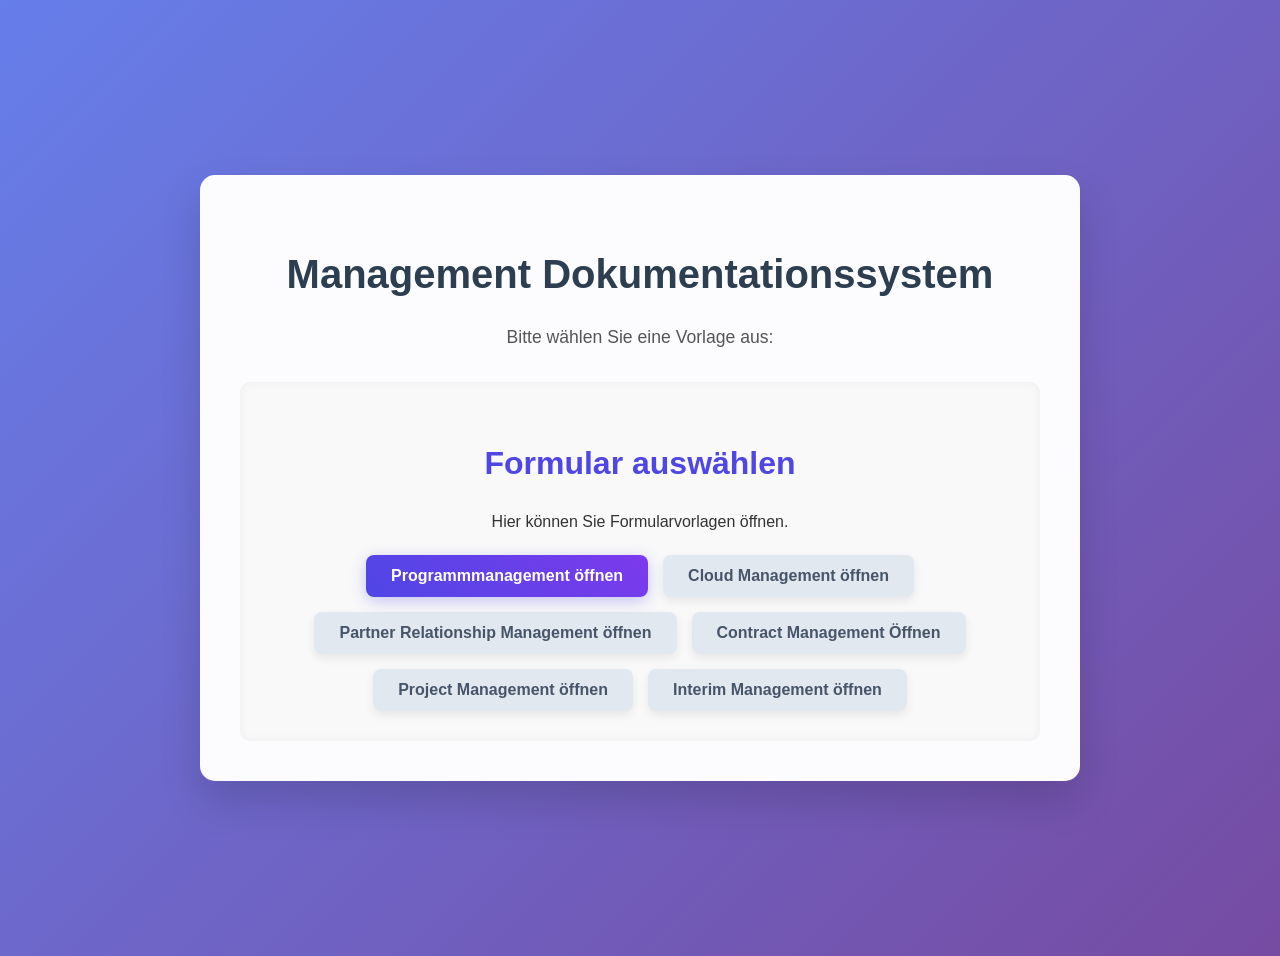
<file: index.html>
<!DOCTYPE html>
<html lang="de">
<head>
    <meta charset="UTF-8" />
    <meta name="viewport" content="width=device-width, initial-scale=1.0" />
    <title>Projektmanagement Hauptmenü</title>
    <link rel="stylesheet" href="index-styles.css" />
</head>
<body>
    <div class="container">
        <div class="header">
            <h1>Management Dokumentationssystem</h1>
            <p>Bitte wählen Sie eine Vorlage aus:</p>
        </div>

        <div id="formSelectionSection" class="form-selection-section">
            <h2>Formular auswählen</h2>
            <p id="selectionMessage">Hier können Sie Formularvorlagen öffnen.</p>
            <div class="form-selection-buttons">
                <button class="btn btn-primary" onclick="openProgrammmanagement()">Programmmanagement öffnen</button>
                <button class="btn btn-secondary" onclick="openCloudManagement()">Cloud Management öffnen</button>
                <button class="btn btn-secondary" onclick="openPartnerRealtionshipManagement()">Partner Relationship Management öffnen</button>
                <button class="btn btn-secondary" onclick="openContractManagement()">Contract Management Öffnen</button>
                <button class="btn btn-secondary" onclick="openProjectManagement()">Project Management öffnen</button>
                <button class="btn btn-secondary" onclick="openInterminManagement()">Interim Management öffnen</button>

            </div>
        </div>
    </div>

    <script>
        // --- Navigation Functions with your specified links ---
        function openProgrammmanagement() {
            window.location.href = "programmManagement.html";
        }
        function openCloudManagement() {
            window.location.href = "cloudManagement.html";
        }
        function openPartnerRealtionshipManagement() {
            window.location.href = "partnerRealationshipManagement.html";
        }
        function openContractManagement() {
            window.location.href = "contractManagement.html";
        }
        function openProjectManagement() {
            window.location.href = "projectManagement.html";
        }
        function openInterminManagement() {
            window.location.href = "interimManagement.html";
        }
    </script>
</body>
</html>
</file>
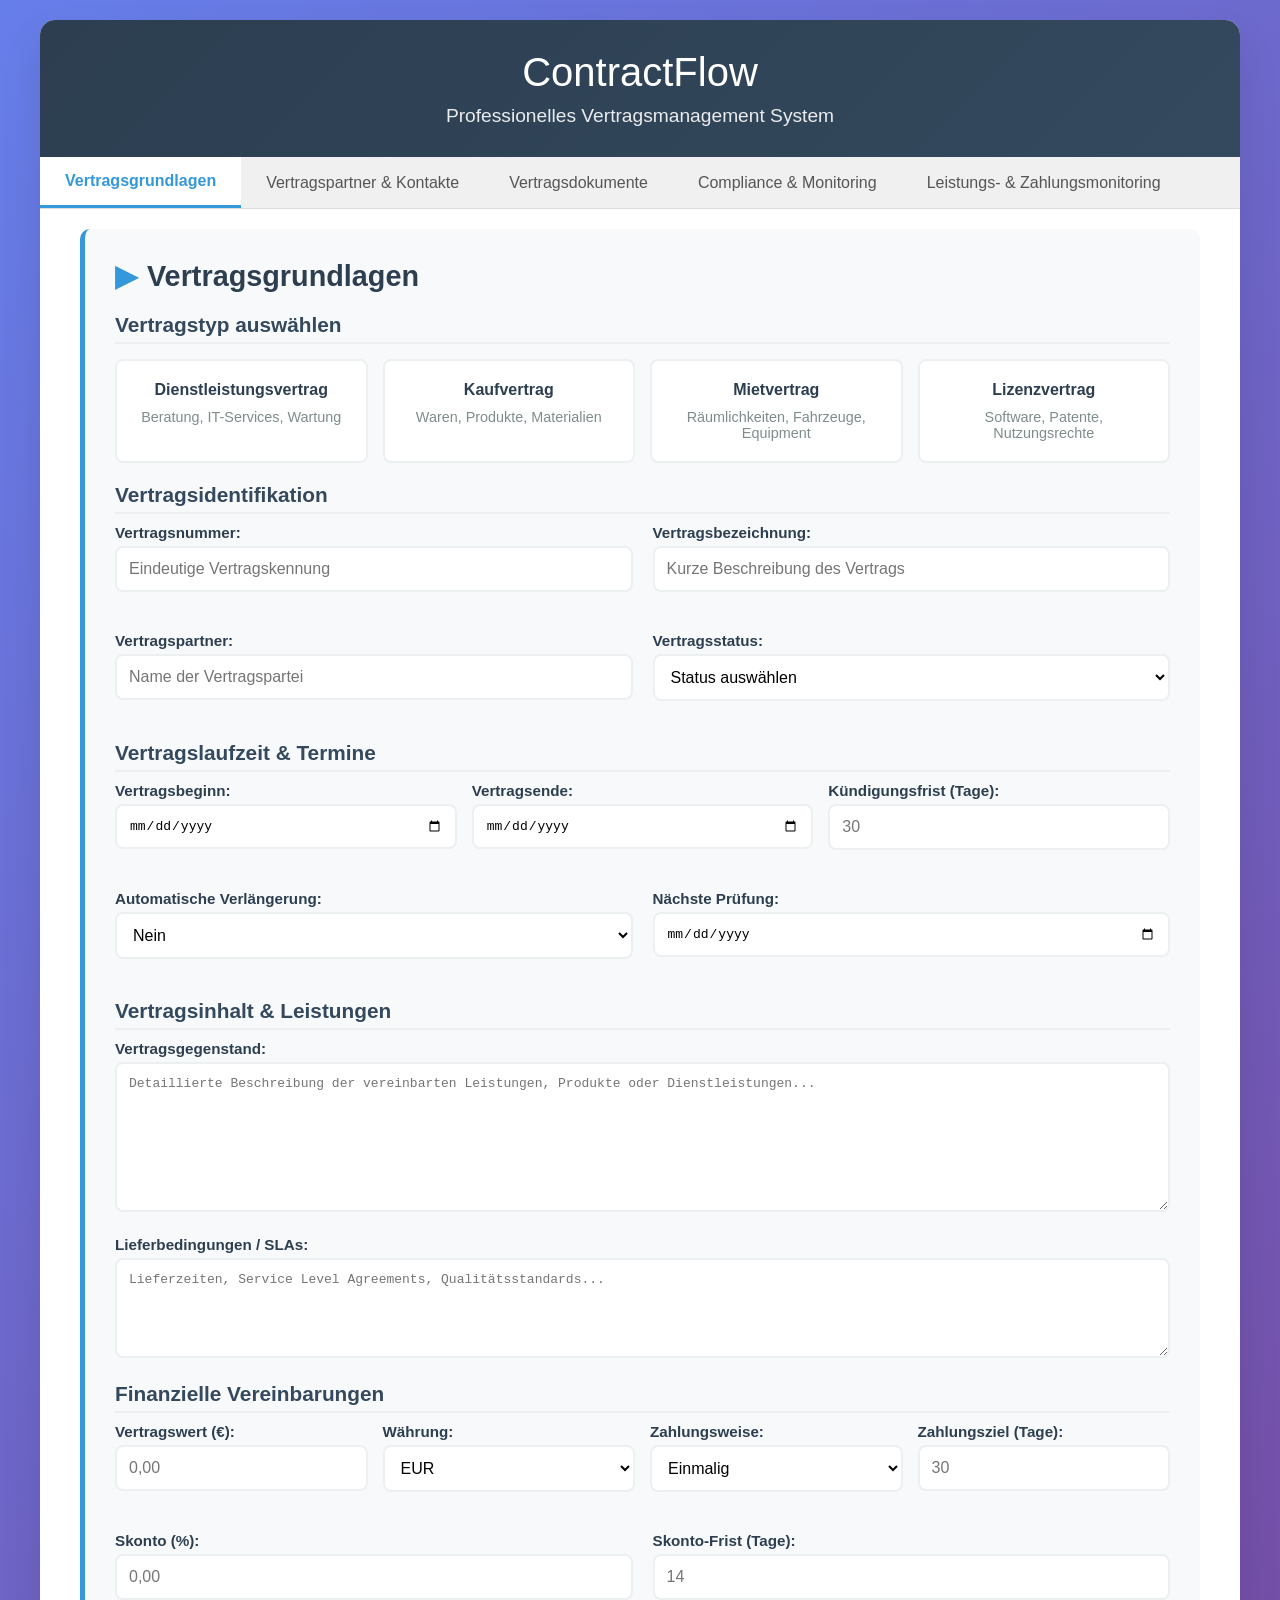
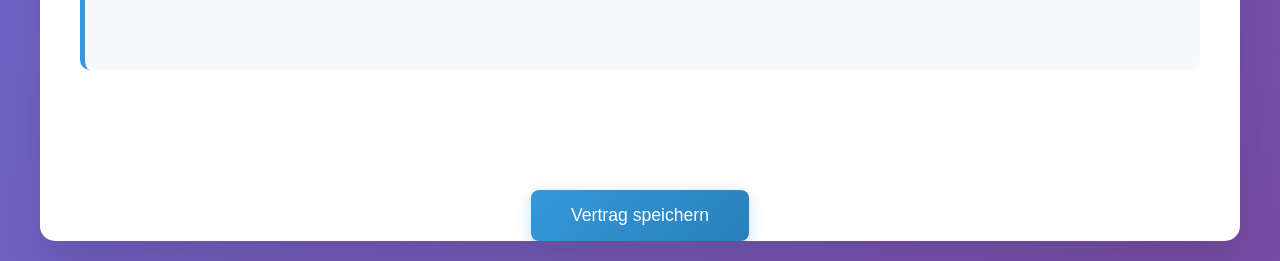
<file: contractmanagement.html>
<!DOCTYPE html>
<html lang="de">
<head>
    <meta charset="UTF-8">
    <meta name="viewport" content="width=device-width, initial-scale=1.0">
    <title>ContractFlow - Vertragsmanagement System</title>
    <style>
        * {
            margin: 0;
            padding: 0;
            box-sizing: border-box;
        }

        body {
            font-family: 'Segoe UI', Tahoma, Geneva, Verdana, sans-serif;
            background: linear-gradient(135deg, #667eea 0%, #764ba2 100%);
            min-height: 100vh;
            padding: 20px;
        }

        .container {
            max-width: 1200px;
            margin: 0 auto;
            background: white;
            border-radius: 15px;
            box-shadow: 0 20px 40px rgba(0,0,0,0.1);
            overflow: hidden;
        }

        .header {
            background: linear-gradient(135deg, #2c3e50 0%, #34495e 100%);
            color: white;
            padding: 30px;
            text-align: center;
        }

        .header h1 {
            font-size: 2.5em;
            margin-bottom: 10px;
            font-weight: 300;
        }

        .header p {
            font-size: 1.2em;
            opacity: 0.9;
        }

        /* Tab Navigation Styles */
        .tab-nav {
            display: flex;
            background: #f0f0f0;
            border-bottom: 1px solid #ddd;
            overflow-x: auto; /* Enable horizontal scrolling for many tabs */
        }

        .tab-button {
            padding: 15px 25px;
            cursor: pointer;
            border: none;
            background: none;
            font-size: 1em;
            color: #555;
            transition: all 0.3s ease;
            white-space: nowrap; /* Prevent wrapping */
        }

        .tab-button:hover {
            background: #e0e0e0;
            color: #333;
        }

        .tab-button.active {
            background: white;
            color: #3498db;
            border-bottom: 3px solid #3498db;
            font-weight: 600;
        }

        .tab-content-wrapper {
            padding: 20px 40px 40px 40px; /* Adjusted padding for content */
        }

        .tab-pane {
            display: none; /* Hidden by default */
        }

        .tab-pane.active {
            display: block; /* Show active tab content */
        }

        .content {
            padding: 0; /* Removed padding as it's now in tab-content-wrapper */
        }

        .section {
            margin-bottom: 40px;
            padding: 30px;
            border-radius: 10px;
            background: #f8f9fa;
            border-left: 5px solid #3498db;
        }

        .section h2 {
            color: #2c3e50;
            font-size: 1.8em;
            margin-bottom: 20px;
            display: flex;
            align-items: center;
        }

        .section h2::before {
            content: '▶';
            margin-right: 10px;
            color: #3498db;
        }

        .section h3 {
            color: #34495e;
            font-size: 1.3em;
            margin: 20px 0 10px 0;
            padding-bottom: 5px;
            border-bottom: 2px solid #ecf0f1;
        }

        .form-group {
            margin-bottom: 20px;
        }

        .form-row {
            display: grid;
            grid-template-columns: 1fr 1fr;
            gap: 20px;
            margin-bottom: 20px;
        }

        .form-row-triple {
            display: grid;
            grid-template-columns: 1fr 1fr 1fr;
            gap: 15px;
            margin-bottom: 20px;
        }

        .form-row-quad {
            display: grid;
            grid-template-columns: 1fr 1fr 1fr 1fr;
            gap: 15px;
            margin-bottom: 20px;
        }

        label {
            display: block;
            font-weight: 600;
            color: #2c3e50;
            margin-bottom: 5px;
            font-size: 0.95em;
        }

        input[type="text"],
        input[type="email"],
        input[type="tel"],
        input[type="date"],
        input[type="number"],
        select,
        textarea {
            width: 100%;
            padding: 12px;
            border: 2px solid #ecf0f1;
            border-radius: 8px;
            font-size: 1em;
            transition: all 0.3s ease;
            background: white;
        }

        input:focus,
        select:focus,
        textarea:focus {
            outline: none;
            border-color: #3498db;
            box-shadow: 0 0 0 3px rgba(52, 152, 219, 0.1);
        }

        textarea {
            resize: vertical;
            min-height: 100px;
        }

        .textarea-large {
            min-height: 150px;
        }

        .contract-table {
            width: 100%;
            border-collapse: collapse;
            margin-top: 15px;
            background: white;
            border-radius: 8px;
            overflow: hidden;
        }

        .contract-table th,
        .contract-table td {
            padding: 12px;
            text-align: left;
            border-bottom: 1px solid #ecf0f1;
        }

        .contract-table th {
            background: #34495e;
            color: white;
            font-weight: 600;
        }

        .contract-table tr:hover {
            background: #f8f9fa;
        }

        .add-button {
            background: #27ae60;
            color: white;
            border: none;
            padding: 10px 20px;
            border-radius: 5px;
            cursor: pointer;
            font-size: 0.9em;
            margin-top: 10px;
            transition: background 0.3s ease;
        }

        .add-button:hover {
            background: #219a52;
        }

        .status-indicators {
            display: grid;
            grid-template-columns: repeat(auto-fit, minmax(250px, 1fr));
            gap: 15px;
            margin-top: 20px;
        }

        .status-card {
            background: white;
            padding: 20px;
            border-radius: 8px;
            border-left: 4px solid #3498db;
            box-shadow: 0 2px 10px rgba(0,0,0,0.1);
        }

        .status-card h4 {
            color: #2c3e50;
            margin-bottom: 10px;
        }

        .status-card.warning {
            border-left-color: #f39c12;
        }

        .status-card.danger {
            border-left-color: #e74c3c;
        }

        .status-card.success {
            border-left-color: #27ae60;
        }

        .document-upload {
            border: 2px dashed #bdc3c7;
            border-radius: 8px;
            padding: 30px;
            text-align: center;
            background: #fafafa;
            transition: all 0.3s ease;
        }

        .document-upload:hover {
            border-color: #3498db;
            background: #f0f8ff;
        }

        .document-upload i {
            font-size: 3em;
            color: #bdc3c7;
            margin-bottom: 15px;
        }

        .notification-badge {
            display: inline-block;
            background: #e74c3c;
            color: white;
            padding: 4px 8px;
            border-radius: 12px;
            font-size: 0.8em;
            margin-left: 10px;
        }

        .notification-badge.warning {
            background: #f39c12;
        }

        .notification-badge.success {
            background: #27ae60;
        }

        .save-button {
            background: linear-gradient(135deg, #3498db, #2980b9);
            color: white;
            border: none;
            padding: 15px 40px;
            border-radius: 8px;
            font-size: 1.1em;
            cursor: pointer;
            display: block;
            margin: 40px auto 0;
            transition: all 0.3s ease;
            box-shadow: 0 4px 15px rgba(52, 152, 219, 0.3);
        }

        .save-button:hover {
            transform: translateY(-2px);
            box-shadow: 0 6px 20px rgba(52, 152, 219, 0.4);
        }

        .contract-type-selector {
            display: grid;
            grid-template-columns: repeat(auto-fit, minmax(200px, 1fr));
            gap: 15px;
            margin-top: 15px;
        }

        .contract-type-card {
            background: white;
            border: 2px solid #ecf0f1;
            border-radius: 8px;
            padding: 20px;
            text-align: center;
            cursor: pointer;
            transition: all 0.3s ease;
        }

        .contract-type-card:hover {
            border-color: #3498db;
            background: #f8f9fa;
        }

        .contract-type-card.selected {
            border-color: #3498db;
            background: #e3f2fd;
        }

        .contract-type-card h4 {
            color: #2c3e50;
            margin-bottom: 10px;
        }

        .contract-type-card p {
            color: #7f8c8d;
            font-size: 0.9em;
        }

        @media (max-width: 768px) {
            .form-row,
            .form-row-triple,
            .form-row-quad {
                grid-template-columns: 1fr;
            }
            
            .container {
                margin: 10px;
            }
            
            .tab-nav {
                flex-wrap: wrap; /* Allow tabs to wrap on smaller screens */
            }

            .tab-button {
                flex: 1 1 auto; /* Allow tabs to grow and shrink */
                text-align: center;
                padding: 10px 15px;
            }
        }
    </style>
</head>
<body>
    <div class="container">
        <div class="header">
            <h1>ContractFlow</h1>
            <p>Professionelles Vertragsmanagement System</p>
        </div>

        <div class="tab-nav">
            <button class="tab-button active" onclick="openTab(event, 'vertragsgrundlagen')">Vertragsgrundlagen</button>
            <button class="tab-button" onclick="openTab(event, 'partner-kontakte')">Vertragspartner & Kontakte</button>
            <button class="tab-button" onclick="openTab(event, 'dokumente')">Vertragsdokumente</button>
            <button class="tab-button" onclick="openTab(event, 'compliance-monitoring')">Compliance & Monitoring</button>
            <button class="tab-button" onclick="openTab(event, 'leistungs-zahlung')">Leistungs- & Zahlungsmonitoring</button>
        </div>

        <div class="tab-content-wrapper">
            <div id="vertragsgrundlagen" class="tab-pane active">
                <div class="section">
                    <h2>Vertragsgrundlagen</h2>
                    
                    <h3>Vertragstyp auswählen</h3>
                    <div class="contract-type-selector">
                        <div class="contract-type-card" onclick="selectContractType(this, 'service')">
                            <h4>Dienstleistungsvertrag</h4>
                            <p>Beratung, IT-Services, Wartung</p>
                        </div>
                        <div class="contract-type-card" onclick="selectContractType(this, 'purchase')">
                            <h4>Kaufvertrag</h4>
                            <p>Waren, Produkte, Materialien</p>
                        </div>
                        <div class="contract-type-card" onclick="selectContractType(this, 'rental')">
                            <h4>Mietvertrag</h4>
                            <p>Räumlichkeiten, Fahrzeuge, Equipment</p>
                        </div>
                        <div class="contract-type-card" onclick="selectContractType(this, 'license')">
                            <h4>Lizenzvertrag</h4>
                            <p>Software, Patente, Nutzungsrechte</p>
                        </div>
                    </div>

                    <h3>Vertragsidentifikation</h3>
                    <div class="form-row">
                        <div class="form-group">
                            <label for="vertragsnummer">Vertragsnummer:</label>
                            <input type="text" id="vertragsnummer" name="vertragsnummer" placeholder="Eindeutige Vertragskennung">
                        </div>
                        <div class="form-group">
                            <label for="vertragsbezeichnung">Vertragsbezeichnung:</label>
                            <input type="text" id="vertragsbezeichnung" name="vertragsbezeichnung" placeholder="Kurze Beschreibung des Vertrags">
                        </div>
                    </div>

                    <div class="form-row">
                        <div class="form-group">
                            <label for="vertragspartner">Vertragspartner:</label>
                            <input type="text" id="vertragspartner" name="vertragspartner" placeholder="Name der Vertragspartei">
                        </div>
                        <div class="form-group">
                            <label for="vertragsstatus">Vertragsstatus:</label>
                            <select id="vertragsstatus" name="vertragsstatus">
                                <option value="">Status auswählen</option>
                                <option value="entwurf">Entwurf</option>
                                <option value="verhandlung">In Verhandlung</option>
                                <option value="genehmigung">Zur Genehmigung</option>
                                <option value="aktiv">Aktiv</option>
                                <option value="pausiert">Pausiert</option>
                                <option value="gekuendigt">Gekündigt</option>
                                <option value="abgelaufen">Abgelaufen</option>
                            </select>
                        </div>
                    </div>

                    <h3>Vertragslaufzeit & Termine</h3>
                    <div class="form-row-triple">
                        <div class="form-group">
                            <label for="vertragsbeginn">Vertragsbeginn:</label>
                            <input type="date" id="vertragsbeginn" name="vertragsbeginn">
                        </div>
                        <div class="form-group">
                            <label for="vertragsende">Vertragsende:</label>
                            <input type="date" id="vertragsende" name="vertragsende">
                        </div>
                        <div class="form-group">
                            <label for="kuendigungsfrist">Kündigungsfrist (Tage):</label>
                            <input type="number" id="kuendigungsfrist" name="kuendigungsfrist" placeholder="30">
                        </div>
                    </div>

                    <div class="form-row">
                        <div class="form-group">
                            <label for="automatische-verlaengerung">Automatische Verlängerung:</label>
                            <select id="automatische-verlaengerung" name="automatische-verlaengerung">
                                <option value="nein">Nein</option>
                                <option value="monatlich">Monatlich</option>
                                <option value="quartalsweise">Quartalsweise</option>
                                <option value="jaehrlich">Jährlich</option>
                            </select>
                        </div>
                        <div class="form-group">
                            <label for="naechste-pruefung">Nächste Prüfung:</label>
                            <input type="date" id="naechste-pruefung" name="naechste-pruefung">
                        </div>
                    </div>

                    <h3>Vertragsinhalt & Leistungen</h3>
                    <div class="form-group">
                        <label for="vertragsgegenstand">Vertragsgegenstand:</label>
                        <textarea id="vertragsgegenstand" name="vertragsgegenstand" placeholder="Detaillierte Beschreibung der vereinbarten Leistungen, Produkte oder Dienstleistungen..." class="textarea-large"></textarea>
                    </div>

                    <div class="form-group">
                        <label for="lieferbedingungen">Lieferbedingungen / SLAs:</label>
                        <textarea id="lieferbedingungen" name="lieferbedingungen" placeholder="Lieferzeiten, Service Level Agreements, Qualitätsstandards..."></textarea>
                    </div>

                    <h3>Finanzielle Vereinbarungen</h3>
                    <div class="form-row-quad">
                        <div class="form-group">
                            <label for="vertragswert">Vertragswert (€):</label>
                            <input type="number" id="vertragswert" name="vertragswert" placeholder="0,00" step="0.01">
                        </div>
                        <div class="form-group">
                            <label for="waehrung">Währung:</label>
                            <select id="waehrung" name="waehrung">
                                <option value="EUR">EUR</option>
                                <option value="USD">USD</option>
                                <option value="GBP">GBP</option>
                                <option value="CHF">CHF</option>
                            </select>
                        </div>
                        <div class="form-group">
                            <label for="zahlungsweise">Zahlungsweise:</label>
                            <select id="zahlungsweise" name="zahlungsweise">
                                <option value="einmalig">Einmalig</option>
                                <option value="monatlich">Monatlich</option>
                                <option value="quartalsweise">Quartalsweise</option>
                                <option value="halbjährlich">Halbjährlich</option>
                                <option value="jährlich">Jährlich</option>
                            </select>
                        </div>
                        <div class="form-group">
                            <label for="zahlungsziel">Zahlungsziel (Tage):</label>
                            <input type="number" id="zahlungsziel" name="zahlungsziel" placeholder="30">
                        </div>
                    </div>

                    <div class="form-row">
                        <div class="form-group">
                            <label for="skonto">Skonto (%):</label>
                            <input type="number" id="skonto" name="skonto" placeholder="0,00" step="0.01">
                        </div>
                        <div class="form-group">
                            <label for="skonto-frist">Skonto-Frist (Tage):</label>
                            <input type="number" id="skonto-frist" name="skonto-frist" placeholder="14">
                        </div>
                    </div>
                </div>
            </div>

            <div id="partner-kontakte" class="tab-pane">
                <div class="section">
                    <h2>Vertragspartner & Kontakte</h2>
                    
                    <h3>Hauptvertragspartner</h3>
                    <div class="form-row">
                        <div class="form-group">
                            <label for="firma">Firmenname:</label>
                            <input type="text" id="firma" name="firma" placeholder="Vollständiger Firmenname">
                        </div>
                        <div class="form-group">
                            <label for="rechtsform">Rechtsform:</label>
                            <select id="rechtsform" name="rechtsform">
                                <option value="">Auswählen</option>
                                <option value="gmbh">GmbH</option>
                                <option value="ag">AG</option>
                                <option value="kg">KG</option>
                                <option value="ohg">OHG</option>
                                <option value="einzelunternehmen">Einzelunternehmen</option>
                                <option value="sonstige">Sonstige</option>
                            </select>
                        </div>
                    </div>

                    <div class="form-row">
                        <div class="form-group">
                            <label for="adresse">Adresse:</label>
                            <input type="text" id="adresse" name="adresse" placeholder="Straße, Hausnummer">
                        </div>
                        <div class="form-group">
                            <label for="plz-ort">PLZ / Ort:</label>
                            <input type="text" id="plz-ort" name="plz-ort" placeholder="12345 Musterstadt">
                        </div>
                    </div>

                    <div class="form-row">
                        <div class="form-group">
                            <label for="umsatzsteuer-id">Umsatzsteuer-ID:</label>
                            <input type="text" id="umsatzsteuer-id" name="umsatzsteuer-id" placeholder="DE123456789">
                        </div>
                        <div class="form-group">
                            <label for="handelsregister">Handelsregisternummer:</label>
                            <input type="text" id="handelsregister" name="handelsregister" placeholder="HRB 12345">
                        </div>
                    </div>

                    <h3>Ansprechpartner</h3>
                    <table class="contract-table">
                        <thead>
                            <tr>
                                <th>Name</th>
                                <th>Position</th>
                                <th>E-Mail</th>
                                <th>Telefon</th>
                                <th>Rolle</th>
                            </tr>
                        </thead>
                        <tbody id="kontakte-tbody">
                            <tr>
                                <td><input type="text" placeholder="Vor- und Nachname" style="border: none; background: transparent;"></td>
                                <td><input type="text" placeholder="Position/Abteilung" style="border: none; background: transparent;"></td>
                                <td><input type="email" placeholder="email@beispiel.de" style="border: none; background: transparent;"></td>
                                <td><input type="tel" placeholder="+49 123 456789" style="border: none; background: transparent;"></td>
                                <td>
                                    <select style="border: none; background: transparent;">
                                        <option value="hauptkontakt">Hauptkontakt</option>
                                        <option value="fachlich">Fachlicher Kontakt</option>
                                        <option value="kaufmaennisch">Kaufmännischer Kontakt</option>
                                        <option value="technisch">Technischer Kontakt</option>
                                        <option value="rechtlich">Rechtlicher Kontakt</option>
                                    </select>
                                </td>
                            </tr>
                        </tbody>
                    </table>
                    <button class="add-button" onclick="addKontakt()">+ Ansprechpartner hinzufügen</button>
                </div>
            </div>

            <div id="dokumente" class="tab-pane">
                <div class="section">
                    <h2>Vertragsdokumente</h2>
                    
                    <h3>Dokumente hochladen</h3>
                    <div class="document-upload">
                        <i>📄</i>
                        <h4>Vertragsdokumente hochladen</h4>
                        <p>Hauptvertrag, Anhänge, Nachträge, Korrespondenz</p>
                        <input type="file" multiple accept=".pdf,.doc,.docx,.xls,.xlsx" style="margin-top: 15px;">
                    </div>

                    <h3>Dokument-Versionen</h3>
                    <table class="contract-table">
                        <thead>
                            <tr>
                                <th>Dokumentname</th>
                                <th>Version</th>
                                <th>Datum</th>
                                <th>Typ</th>
                                <th>Status</th>
                            </tr>
                        </thead>
                        <tbody id="dokumente-tbody">
                            <tr>
                                <td><input type="text" placeholder="Dokumentname" style="border: none; background: transparent;"></td>
                                <td><input type="text" placeholder="v1.0" style="border: none; background: transparent;"></td>
                                <td><input type="date" style="border: none; background: transparent;"></td>
                                <td>
                                    <select style="border: none; background: transparent;">
                                        <option value="hauptvertrag">Hauptvertrag</option>
                                        <option value="anhang">Anhang</option>
                                        <option value="nachtrag">Nachtrag</option>
                                        <option value="kuendigung">Kündigung</option>
                                        <option value="korrespondenz">Korrespondenz</option>
                                    </select>
                                </td>
                                <td>
                                    <select style="border: none; background: transparent;">
                                        <option value="entwurf">Entwurf</option>
                                        <option value="geprueft">Geprüft</option>
                                        <option value="genehmigt">Genehmigt</option>
                                        <option value="unterzeichnet">Unterzeichnet</option>
                                    </select>
                                </td>
                            </tr>
                        </tbody>
                    </table>
                    <button class="add-button" onclick="addDokument()">+ Dokument hinzufügen</button>
                </div>
            </div>

            <div id="compliance-monitoring" class="tab-pane">
                <div class="section">
                    <h2>Compliance & Monitoring</h2>
                    
                    <div class="status-indicators">
                        <div class="status-card">
                            <h4>Vertragsstatus <span class="notification-badge success">Aktiv</span></h4>
                            <p>Vertrag läuft planmäßig</p>
                            <div class="form-group">
                                <label for="naechste-zahlung">Nächste Zahlung:</label>
                                <input type="date" id="naechste-zahlung" name="naechste-zahlung">
                            </div>
                        </div>
                        
                        <div class="status-card warning">
                            <h4>Kündigungsfristen <span class="notification-badge warning">Beachten</span></h4>
                            <p>Kündigung bis <span id="kuendigungsdatum">01.12.2024</span></p>
                            <div class="form-group">
                                <label for="kuendigungsabsicht">Kündigungsabsicht:</label>
                                <select id="kuendigungsabsicht" name="kuendigungsabsicht">
                                    <option value="verlaengern">Verlängern</option>
                                    <option value="kuendigen">Kündigen</option>
                                    <option value="neuverhandeln">Neuverhandeln</option>
                                    <option value="unentschieden">Unentschieden</option>
                                </select>
                            </div>
                        </div>
                        
                        <div class="status-card">
                            <h4>Leistungserfüllung</h4>
                            <div class="form-group">
                                <label for="leistungsstand">Leistungsstand (%):</label>
                                <input type="range" min="0" max="100" value="75" id="leistungsstand" oninput="updateLeistungsstand(this.value)">
                                <p id="leistungsstand-text">75% erfüllt</p>
                            </div>
                        </div>
                    </div>

                    <h3>Compliance-Prüfungen</h3>
                    <div class="form-group">
                        <label for="datenschutz-pruefung">Datenschutz-Konformität:</label>
                        <select id="datenschutz-pruefung" name="datenschutz-pruefung">
                            <option value="geprueft">Geprüft & konform</option>
                            <option value="in-pruefung">In Prüfung</option>
                            <option value="nachbesserung">Nachbesserung erforderlich</option>
                            <option value="nicht-geprueft">Nicht geprüft</option>
                        </select>
                    </div>

                    <div class="form-group">
                        <label for="rechtliche-pruefung">Rechtliche Prüfung:</label>
                        <select id="rechtliche-pruefung" name="rechtliche-pruefung">
                            <option value="abgeschlossen">Abgeschlossen</option>
                            <option value="laufend">Laufend</option>
                            <option value="ausstehend">Ausstehend</option>
                        </select>
                    </div>

                    <div class="form-group">
                        <label for="compliance-notizen">Compliance-Notizen:</label>
                        <textarea id="compliance-notizen" name="compliance-notizen" placeholder="Wichtige Hinweise zu Compliance, Datenschutz, rechtlichen Aspekten..."></textarea>
                    </div>

                    <h3>Risikobewertung</h3>
                    <div class="form-row">
                        <div class="form-group">
                            <label for="finanzrisiko">Finanzrisiko:</label>
                            <select id="finanzrisiko" name="finanzrisiko">
                                <option value="niedrig">Niedrig</option>
                                <option value="mittel">Mittel</option>
                                <option value="hoch">Hoch</option>
                            </select>
                        </div>
                        <div class="form-group">
                            <label for="operationelles-risiko">Operationelles Risiko:</label>
                            <select id="operationelles-risiko" name="operationelles-risiko">
                                <option value="niedrig">Niedrig</option>
                                <option value="mittel">Mittel</option>
                                <option value="hoch">Hoch</option>
                            </select>
                        </div>
                    </div>

                    <div class="form-group">
                        <label for="risiko-beschreibung">Risikobeschreibung:</label>
                        <textarea id="risiko-beschreibung" name="risiko-beschreibung" placeholder="Identifizierte Risiken und Gegenmaßnahmen..."></textarea>
                    </div>
                </div>
            </div>

            <div id="leistungs-zahlung" class="tab-pane">
                <div class="section">
                    <h2>Leistungs- & Zahlungsmonitoring</h2>
                    
                    <h3>Zahlungshistorie</h3>
                    <table class="contract-table">
                        <thead>
                            <tr>
                                <th>Rechnungsdatum</th>
                                <th>Betrag (€)</th>
                                <th>Fälligkeitsdatum</th>
                                <th>Zahlungsdatum</th>
                                <th>Status</th>
                            </tr>
                        </thead>
                        <tbody id="zahlungen-tbody">
                            <tr>
                                <td><input type="date" style="border: none; background: transparent;"></td>
                                <td><input type="number" placeholder="0,00" step="0.01" style="border: none; background: transparent;"></td>
                                <td><input type="date" style="border: none; background: transparent;"></td>
                                <td><input type="date" style="border: none; background: transparent;"></td>
                                <td>
                                    <select style="border: none; background: transparent;">
                                        <option value="offen">Offen</option>
                                        <option value="bezahlt">Bezahlt</option>
                                        <option value="teilweise">Teilweise bezahlt</option>
                                        <option value="ueberfaellig">Überfällig</option>
                                    </select>
                                </td>
                            </tr>
                        </tbody>
                    </table>
                    <button class="add-button" onclick="addZahlung()">+ Zahlung hinzufügen</button>

                    <h3>Leistungsübersicht</h3>
                    <div class="form-group">
                        <label for="leistungsbeschreibung-detail">Detaillierte Leistungsbeschreibung:</label>
                        <textarea id="leistungsbeschreibung-detail" name="leistungsbeschreibung-detail" placeholder="Umfassende Beschreibung der erbrachten/erwarteten Leistungen..."></textarea>
                    </div>

                    <div class="form-row">
                        <div class="form-group">
                            <label for="leistungsbewertung">Leistungsbewertung:</label>
                            <select id="leistungsbewertung" name="leistungsbewertung">
                                <option value="sehr-gut">Sehr gut</option>
                                <option value="gut">Gut</option>
                                <option value="befriedigend">Befriedigend</option>
                                <option value="ausreichend">Ausreichend</option>
                                <option value="mangelhaft">Mangelhaft</option>
                            </select>
                        </div>
                        <div class="form-group">
                            <label for="letzte-ueberpruefung">Letzte Überprüfung:</label>
                            <input type="date" id="letzte-ueberpruefung" name="letzte-ueberpruefung">
                        </div>
                    </div>
                </div>
            </div>
        </div>

        <button class="save-button">Vertrag speichern</button>
    </div>

    <script>
        function selectContractType(card, type) {
            const cards = document.querySelectorAll('.contract-type-card');
            cards.forEach(c => c.classList.remove('selected'));
            card.classList.add('selected');
            // Here you might update a hidden input or global variable with the selected type
            console.log("Selected contract type:", type);
        }

        function addKontakt() {
            const tbody = document.getElementById('kontakte-tbody');
            const newRow = `
                <tr>
                    <td><input type="text" placeholder="Vor- und Nachname" style="border: none; background: transparent;"></td>
                    <td><input type="text" placeholder="Position/Abteilung" style="border: none; background: transparent;"></td>
                    <td><input type="email" placeholder="email@beispiel.de" style="border: none; background: transparent;"></td>
                    <td><input type="tel" placeholder="+49 123 456789" style="border: none; background: transparent;"></td>
                    <td>
                        <select style="border: none; background: transparent;">
                            <option value="hauptkontakt">Hauptkontakt</option>
                            <option value="fachlich">Fachlicher Kontakt</option>
                            <option value="kaufmaennisch">Kaufmännischer Kontakt</option>
                            <option value="technisch">Technischer Kontakt</option>
                            <option value="rechtlich">Rechtlicher Kontakt</option>
                        </select>
                    </td>
                </tr>
            `;
            tbody.insertAdjacentHTML('beforeend', newRow);
        }

        function addDokument() {
            const tbody = document.getElementById('dokumente-tbody');
            const newRow = `
                <tr>
                    <td><input type="text" placeholder="Dokumentname" style="border: none; background: transparent;"></td>
                    <td><input type="text" placeholder="v1.0" style="border: none; background: transparent;"></td>
                    <td><input type="date" style="border: none; background: transparent;"></td>
                    <td>
                        <select style="border: none; background: transparent;">
                            <option value="hauptvertrag">Hauptvertrag</option>
                            <option value="anhang">Anhang</option>
                            <option value="nachtrag">Nachtrag</option>
                            <option value="kuendigung">Kündigung</option>
                            <option value="korrespondenz">Korrespondenz</option>
                        </select>
                    </td>
                    <td>
                        <select style="border: none; background: transparent;">
                            <option value="entwurf">Entwurf</option>
                            <option value="geprueft">Geprüft</option>
                            <option value="genehmigt">Genehmigt</option>
                            <option value="unterzeichnet">Unterzeichnet</option>
                        </select>
                    </td>
                </tr>
            `;
            tbody.insertAdjacentHTML('beforeend', newRow);
        }

        function addZahlung() {
            const tbody = document.getElementById('zahlungen-tbody');
            const newRow = `
                <tr>
                    <td><input type="date" style="border: none; background: transparent;"></td>
                    <td><input type="number" placeholder="0,00" step="0.01" style="border: none; background: transparent;"></td>
                    <td><input type="date" style="border: none; background: transparent;"></td>
                    <td><input type="date" style="border: none; background: transparent;"></td>
                    <td>
                        <select style="border: none; background: transparent;">
                            <option value="offen">Offen</option>
                            <option value="bezahlt">Bezahlt</option>
                            <option value="teilweise">Teilweise bezahlt</option>
                            <option value="ueberfaellig">Überfällig</option>
                        </select>
                    </td>
                </tr>
            `;
            tbody.insertAdjacentHTML('beforeend', newRow);
        }

        function updateLeistungsstand(value) {
            document.getElementById('leistungsstand-text').textContent = value + '% erfüllt';
        }

        // Tab functionality
        function openTab(evt, tabName) {
            let i, tabcontent, tablinks;

            tabcontent = document.getElementsByClassName("tab-pane");
            for (i = 0; i < tabcontent.length; i++) {
                tabcontent[i].style.display = "none";
                tabcontent[i].classList.remove("active");
            }

            tablinks = document.getElementsByClassName("tab-button");
            for (i = 0; i < tablinks.length; i++) {
                tablinks[i].classList.remove("active");
            }

            document.getElementById(tabName).style.display = "block";
            document.getElementById(tabName).classList.add("active");
            evt.currentTarget.classList.add("active");
        }

        // Set default open tab on page load
        document.addEventListener("DOMContentLoaded", function() {
            // Get the first tab button and trigger its click event
            const firstTabButton = document.querySelector(".tab-button");
            if (firstTabButton) {
                firstTabButton.click();
            }
        });

    </script>
</body>
</html>
</file>
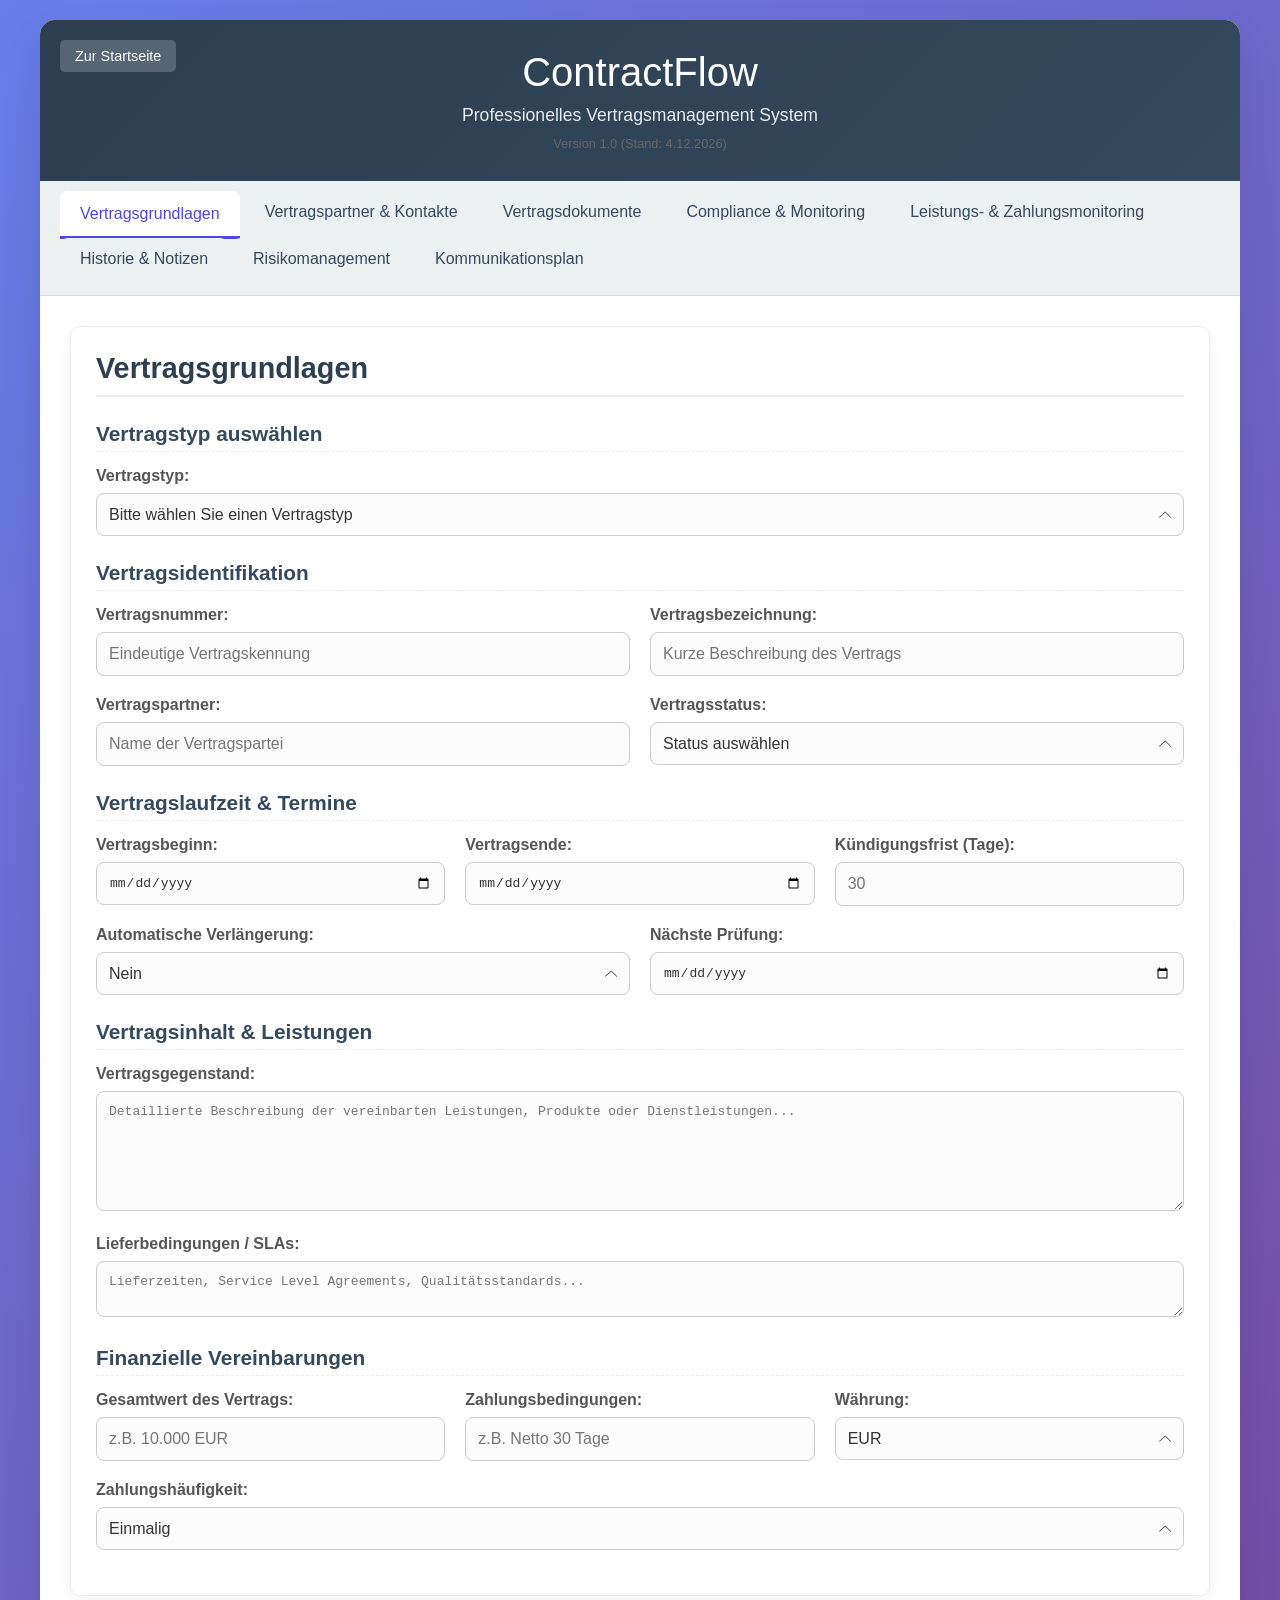
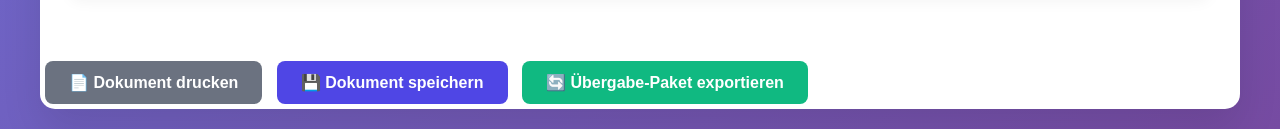
<file: contractManagement.html>
<!DOCTYPE html>
<html lang="de">
<head>
    <meta charset="UTF-8">
    <meta name="viewport" content="width=device-width, initial-scale=1.0">
    <title>ContractFlow - Vertragsmanagement System</title>
    <link rel="stylesheet" href="styles.css">
    <link rel="stylesheet" href="https://cdnjs.cloudflare.com/ajax/libs/font-awesome/5.15.3/css/all.min.css">
</head>
<body>
    <div class="container">
        <div class="header">
            <a href="index.html" class="home-button">Zur Startseite</a>
            <h1>ContractFlow</h1>
            <p>Professionelles Vertragsmanagement System</p>
            <div id="documentInfo" style="font-size: 0.8em; color: #666; margin-top: 10px;"></div>
        </div>

        <div class="nav-tabs">
            <button class="nav-tab active" onclick="showTab('vertragsgrundlagen', event)">Vertragsgrundlagen</button>
            <button class="nav-tab" onclick="showTab('partner-kontakte', event)">Vertragspartner & Kontakte</button>
            <button class="nav-tab" onclick="showTab('dokumente', event)">Vertragsdokumente</button>
            <button class="nav-tab" onclick="showTab('compliance-monitoring', event)">Compliance & Monitoring</button>
            <button class="nav-tab" onclick="showTab('leistungs-zahlung', event)">Leistungs- & Zahlungsmonitoring</button>
            <button class="nav-tab" onclick="showTab('historie-notizen', event)">Historie & Notizen</button>
            <button class="nav-tab" onclick="showTab('risikomanagement', event)">Risikomanagement</button>
            <button class="nav-tab" onclick="showTab('kommunikationsplan', event)">Kommunikationsplan</button>
        </div>

        <div class="content">
            <div id="vertragsgrundlagen" class="tab-content active">
                <div class="section">
                    <h2>Vertragsgrundlagen</h2>
                    <h3>Vertragstyp auswählen</h3>
                    <div class="form-group">
                        <label for="contract-type-select">Vertragstyp:</label>
                        <select id="contract-type-select" name="contract-type">
                            <option value="">Bitte wählen Sie einen Vertragstyp</option>
                            <option value="service">Dienstleistungsvertrag</option>
                            <option value="purchase">Kaufvertrag</option>
                            <option value="rental">Mietvertrag</option>
                            <option value="license">Lizenzvertrag</option>
                        </select>
                    </div>
                    <h3>Vertragsidentifikation</h3>
                    <div class="form-row">
                        <div class="form-group">
                            <label for="vertragsnummer">Vertragsnummer:</label>
                            <input type="text" id="vertragsnummer" name="vertragsnummer" placeholder="Eindeutige Vertragskennung">
                        </div>
                        <div class="form-group">
                            <label for="vertragsbezeichnung">Vertragsbezeichnung:</label>
                            <input type="text" id="vertragsbezeichnung" name="vertragsbezeichnung" placeholder="Kurze Beschreibung des Vertrags">
                        </div>
                    </div>
                    <div class="form-row">
                        <div class="form-group">
                            <label for="vertragspartner">Vertragspartner:</label>
                            <input type="text" id="vertragspartner" name="vertragspartner" placeholder="Name der Vertragspartei">
                        </div>
                        <div class="form-group">
                            <label for="vertragsstatus">Vertragsstatus:</label>
                            <select id="vertragsstatus" name="vertragsstatus">
                                <option value="">Status auswählen</option>
                                <option value="entwurf">Entwurf</option>
                                <option value="verhandlung">In Verhandlung</option>
                                <option value="genehmigung">Zur Genehmigung</option>
                                <option value="aktiv">Aktiv</option>
                                <option value="pausiert">Pausiert</option>
                                <option value="gekuendigt">Gekündigt</option>
                                <option value="abgelaufen">Abgelaufen</option>
                            </select>
                        </div>
                    </div>
                    <h3>Vertragslaufzeit & Termine</h3>
                    <div class="form-row-triple">
                        <div class="form-group">
                            <label for="vertragsbeginn">Vertragsbeginn:</label>
                            <input type="date" id="vertragsbeginn" name="vertragsbeginn">
                        </div>
                        <div class="form-group">
                            <label for="vertragsende">Vertragsende:</label>
                            <input type="date" id="vertragsende" name="vertragsende">
                        </div>
                        <div class="form-group">
                            <label for="kuendigungsfrist">Kündigungsfrist (Tage):</label>
                            <input type="number" id="kuendigungsfrist" name="kuendigungsfrist" placeholder="30">
                        </div>
                    </div>
                    <div class="form-row">
                        <div class="form-group">
                            <label for="automatische-verlaengerung">Automatische Verlängerung:</label>
                            <select id="automatische-verlaengerung" name="automatische-verlaengerung">
                                <option value="nein">Nein</option>
                                <option value="monatlich">Monatlich</option>
                                <option value="quartalsweise">Quartalsweise</option>
                                <option value="jaehrlich">Jährlich</option>
                            </select>
                        </div>
                        <div class="form-group">
                            <label for="naechste-pruefung">Nächste Prüfung:</label>
                            <input type="date" id="naechste-pruefung" name="naechste-pruefung">
                        </div>
                    </div>
                    <h3>Vertragsinhalt & Leistungen</h3>
                    <div class="form-group">
                        <label for="vertragsgegenstand">Vertragsgegenstand:</label>
                        <textarea id="vertragsgegenstand" name="vertragsgegenstand" placeholder="Detaillierte Beschreibung der vereinbarten Leistungen, Produkte oder Dienstleistungen..." class="textarea-large"></textarea>
                    </div>
                    <div class="form-group">
                        <label for="lieferbedingungen">Lieferbedingungen / SLAs:</label>
                        <textarea id="lieferbedingungen" name="lieferbedingungen" placeholder="Lieferzeiten, Service Level Agreements, Qualitätsstandards..."></textarea>
                    </div>
                    <h3>Finanzielle Vereinbarungen</h3>
                    <div class="form-row-triple">
                        <div class="form-group">
                            <label for="gesamtwert">Gesamtwert des Vertrags:</label>
                            <input type="text" id="gesamtwert" name="gesamtwert" placeholder="z.B. 10.000 EUR">
                        </div>
                        <div class="form-group">
                            <label for="zahlungsbedingungen">Zahlungsbedingungen:</label>
                            <input type="text" id="zahlungsbedingungen" name="zahlungsbedingungen" placeholder="z.B. Netto 30 Tage">
                        </div>
                        <div class="form-group">
                            <label for="waehrung">Währung:</label>
                            <select id="waehrung" name="waehrung">
                                <option>EUR</option>
                                <option>USD</option>
                                <option>GBP</option>
                            </select>
                        </div>
                    </div>
                    <div class="form-group">
                        <label for="zahlungshaeufigkeit">Zahlungshäufigkeit:</label>
                        <select id="zahlungshaeufigkeit" name="zahlungshaeufigkeit">
                            <option value="einmalig">Einmalig</option>
                            <option value="monatlich">Monatlich</option>
                            <option value="quartalsweise">Quartalsweise</option>
                            <option value="jaehrlich">Jährlich</option>
                        </select>
                    </div>
                </div>
            </div>

            <div id="partner-kontakte" class="tab-content">
                <div class="section">
                    <h2>Vertragspartner & Kontakte</h2>
                    <h3>Hauptansprechpartner</h3>
                    <div class="form-row">
                        <div class="form-group">
                            <label for="ansprechpartner-name">Name:</label>
                            <input type="text" id="ansprechpartner-name" name="ansprechpartner-name" placeholder="Name des Ansprechpartners">
                        </div>
                        <div class="form-group">
                            <label for="ansprechpartner-email">E-Mail:</label>
                            <input type="email" id="ansprechpartner-email" name="ansprechpartner-email" placeholder="E-Mail des Ansprechpartners">
                        </div>
                    </div>
                    <div class="form-row">
                        <div class="form-group">
                            <label for="ansprechpartner-telefon">Telefon:</label>
                            <input type="tel" id="ansprechpartner-telefon" name="ansprechpartner-telefon" placeholder="Telefonnummer">
                        </div>
                        <div class="form-group">
                            <label for="ansprechpartner-position">Position:</label>
                            <input type="text" id="ansprechpartner-position" name="ansprechpartner-position" placeholder="Position im Unternehmen">
                        </div>
                    </div>
                    <h3>Weitere Kontakte</h3>
                    <div id="additionalContacts">
                    </div>
                    <button type="button" class="btn btn-secondary" onclick="addContact()">+ Weiteren Kontakt hinzufügen</button>
                </div>
            </div>

            <div id="dokumente" class="tab-content">
                <div class="section">
                    <h2>Vertragsdokumente</h2>
                    <div class="form-group document-upload">
                        <i class="fas fa-cloud-upload-alt"></i>
                        <p>Dokumente hierher ziehen oder <label for="file-upload" style="display: inline; cursor: pointer; color: #4f46e5; text-decoration: underline;">hochladen</label></p>
                        <input type="file" id="file-upload" multiple style="display: none;">
                    </div>
                    <div id="uploadedDocuments">
                    </div>
                </div>
            </div>

            <div id="compliance-monitoring" class="tab-content">
                <div class="section">
                    <h2>Compliance & Monitoring</h2>
                    <h3>Wichtige Verpflichtungen & Fristen</h3>
                    <div id="obligationsTableContainer">
                        <table class="table">
                            <thead>
                                <tr>
                                    <th>Beschreibung der Verpflichtung</th>
                                    <th>Frist</th>
                                    <th>Verantwortlicher</th>
                                    <th>Status</th>
                                    <th>Aktion</th>
                                </tr>
                            </thead>
                            <tbody id="obligationsTableBody">
                            </tbody>
                        </table>
                        <button type="button" class="btn btn-secondary" onclick="addObligationRow()">+ Weitere Verpflichtung hinzufügen</button>
                    </div>
                    <h3>Audit-Historie</h3>
                    <div id="auditHistory">
                    </div>
                    <button type="button" class="btn btn-secondary" onclick="addAuditEntry()">+ Audit-Eintrag hinzufügen</button>
                </div>
            </div>

            <div id="leistungs-zahlung" class="tab-content">
                <div class="section">
                    <h2>Leistungs- & Zahlungsmonitoring</h2>
                    <h3>Aktueller Leistungsstand</h3>
                    <div class="form-group">
                        <label for="leistungsstand">Aktueller Leistungsstand:</label>
                        <input type="range" id="leistungsstand" name="leistungsstand" min="0" max="100" value="50" oninput="updateLeistungsstand(this.value)">
                        <p id="leistungsstand-text">50% erfüllt</p>
                    </div>
                    <h3>Zahlungshistorie</h3>
                    <div id="paymentHistory">
                        <table class="table">
                            <thead>
                                <tr>
                                    <th>Rechnungsnummer</th>
                                    <th>Datum</th>
                                    <th>Betrag</th>
                                    <th>Status</th>
                                    <th>Aktion</th>
                                </tr>
                            </thead>
                            <tbody id="paymentTableBody">
                            </tbody>
                        </table>
                        <button type="button" class="btn btn-secondary" onclick="addPaymentEntry()">+ Zahlungseintrag hinzufügen</button>
                    </div>
                </div>
            </div>

            <div id="historie-notizen" class="tab-content">
                <div class="section">
                    <h2>Historie & Notizen</h2>
                    <h3>Versionshistorie</h3>
                    <div id="versionHistory">
                    </div>
                    <button type="button" class="btn btn-secondary" onclick="addVersionEntry()">+ Version hinzufügen</button>

                    <h3>Interne Notizen</h3>
                    <div class="form-group">
                        <textarea id="internalNotes" placeholder="Fügen Sie hier interne Notizen oder Kommentare hinzu."></textarea>
                    </div>
                </div>
            </div>

            <div id="risikomanagement" class="tab-content">
                <div class="section">
                    <h2>Risikomanagement</h2>
                    <h3>Vertragliche Risiken</h3>
                    <div id="contractRisks">
                        <table class="table">
                            <thead>
                                <tr>
                                    <th>Risikobeschreibung</th>
                                    <th>Kategorie</th>
                                    <th>Eintrittswahrscheinlichkeit</th>
                                    <th>Auswirkung</th>
                                    <th>Maßnahme</th>
                                    <th>Verantwortlicher</th>
                                    <th>Status</th>
                                    <th>Aktion</th>
                                </tr>
                            </thead>
                            <tbody id="riskTableBody">
                            </tbody>
                        </table>
                        <button type="button" class="btn btn-secondary" onclick="addRiskEntry()">+ Risiko hinzufügen</button>
                    </div>
                </div>
            </div>

            <div id="kommunikationsplan" class="tab-content">
                <div class="section">
                    <h2>Kommunikationsplan</h2>
                    <h3>Details zum Kommunikationsplan</h3>
                    <div id="communicationPlanTableContainer">
                        <table class="table">
                            <thead>
                                <tr>
                                    <th>Zielgruppe</th>
                                    <th>Frequenz</th>
                                    <th>Kanal</th>
                                    <th>Format</th>
                                    <th>Zweck</th>
                                    <th>Verantwortlicher</th>
                                    <th>Aktion</th>
                                </tr>
                            </thead>
                            <tbody id="communicationPlanTableBody">
                            </tbody>
                        </table>
                        <button type="button" class="btn btn-secondary" onclick="addCommunicationPlanRow()">+ Eintrag hinzufügen</button>
                    </div>
                </div>
            </div>
        </div>
        <div class="actions">
            <button class="btn btn-secondary" onclick="printDocument()">📄 Dokument drucken</button>
            <button class="btn btn-primary" onclick="exportStaticHtml()">💾 Dokument speichern</button>
            <button class="btn btn-success" onclick="exportHandover()">🔄 Übergabe-Paket exportieren</button>

    </div>



    <script>
        document.addEventListener('DOMContentLoaded', function() {
            const documentInfoDiv = document.getElementById('documentInfo');
            if (documentInfoDiv) {
                documentInfoDiv.innerHTML = `Version 1.0 (Stand: ${new Date().toLocaleDateString('de-DE')})`;
            }
        });

        // Function to show/hide tabs - adjusted to use 'nav-tab' and 'tab-content'
        function showTab(tabName, event) {
            let i, tabcontent, navlinks;

            tabcontent = document.getElementsByClassName("tab-content");
            for (i = 0; i < tabcontent.length; i++) {
                tabcontent[i].style.display = "none";
                tabcontent[i].classList.remove("active");
            }

            navlinks = document.getElementsByClassName("nav-tab");
            for (i = 0; i < navlinks.length; i++) {
                navlinks[i].classList.remove("active");
            }

            document.getElementById(tabName).style.display = "block";
            document.getElementById(tabName).classList.add("active");
            if (event) {
                event.currentTarget.classList.add("active");
            }
        }

        // Set default open tab on page load
        document.addEventListener("DOMContentLoaded", function() {
            // Get the first tab button and trigger its click event
            const firstTabButton = document.querySelector(".nav-tab");
            if (firstTabButton) {
                firstTabButton.click();
            }
        });

        // Specific functions for Contract Management System
        // Removed selectContractType function as it's no longer needed for a <select> element.

        function addContact() {
            const container = document.getElementById('additionalContacts');
            const newContactHtml = `
                <div class="stakeholder-item"> <button type="button" class="delete-button" onclick="deleteItem(this)">X</button>
                    <div class="form-row">
                        <div class="form-group">
                            <label>Name:</label>
                            <input type="text" class="contact-name" placeholder="Name des Kontakts">
                        </div>
                        <div class="form-group">
                            <label>E-Mail:</label>
                            <input type="email" class="contact-email" placeholder="E-Mail des Kontakts">
                        </div>
                    </div>
                    <div class="form-row">
                        <div class="form-group">
                            <label>Telefon:</label>
                            <input type="tel" class="contact-phone" placeholder="Telefonnummer">
                        </div>
                        <div class="form-group">
                            <label>Position:</label>
                            <input type="text" class="contact-position" placeholder="Position">
                        </div>
                    </div>
                </div>
            `;
            container.insertAdjacentHTML('beforeend', newContactHtml);
        }

        function deleteItem(buttonElement) {
            buttonElement.closest('.stakeholder-item, .obligation-row, .audit-item, .payment-row, .version-item, .risk-row, .communication-plan-row, li').remove();
        }


        function addObligationRow() {
            const tbody = document.getElementById('obligationsTableBody');
            const newRow = `
                <tr class="obligation-row">
                    <td><input type="text" class="obligation-description" placeholder="Verpflichtungsbeschreibung"></td>
                    <td><input type="date" class="obligation-date"></td>
                    <td><input type="text" class="obligation-responsible" placeholder="Verantwortlicher"></td>
                    <td>
                        <select class="obligation-status">
                            <option>Offen</option>
                            <option>In Bearbeitung</option>
                            <option>Erfüllt</option>
                            <option>Überfällig</option>
                        </select>
                    </td>
                    <td><button type="button" class="delete-button" onclick="deleteItem(this)">X</button></td>
                </tr>
            `;
            tbody.insertAdjacentHTML('beforeend', newRow);
        }

        function addAuditEntry() {
            const container = document.getElementById('auditHistory');
            const newAuditHtml = `
                <div class="stakeholder-item audit-item"> <button type="button" class="delete-button" onclick="deleteItem(this)">X</button>
                    <div class="form-row">
                        <div class="form-group">
                            <label>Datum des Audits:</label>
                            <input type="date" class="audit-date">
                        </div>
                        <div class="form-group">
                            <label>Auditor:</label>
                            <input type="text" class="audit-auditor" placeholder="Name des Auditors">
                        </div>
                    </div>
                    <div class="form-group">
                        <label>Ergebnisse & Empfehlungen:</label>
                        <textarea class="audit-results" placeholder="Zusammenfassung der Audit-Ergebnisse und Empfehlungen"></textarea>
                    </div>
                </div>
            `;
            container.insertAdjacentHTML('beforeend', newAuditHtml);
        }

        function updateLeistungsstand(value) {
            document.getElementById('leistungsstand-text').textContent = value + '% erfüllt';
        }

        function addPaymentEntry() {
            const tbody = document.getElementById('paymentTableBody');
            const newRow = `
                <tr class="payment-row">
                    <td><input type="text" class="payment-invoice" placeholder="Rechnungsnummer"></td>
                    <td><input type="date" class="payment-date"></td>
                    <td><input type="text" class="payment-amount" placeholder="Betrag"></td>
                    <td>
                        <select class="payment-status">
                            <option>Offen</option>
                            <option>Bezahlt</option>
                            <option>Überfällig</option>
                        </select>
                    </td>
                    <td><button type="button" class="delete-button" onclick="deleteItem(this)">X</button></td>
                </tr>
            `;
            tbody.insertAdjacentHTML('beforeend', newRow);
        }

        function addVersionEntry() {
            const container = document.getElementById('versionHistory');
            const newVersionHtml = `
                <div class="stakeholder-item version-item">
                    <button type="button" class="delete-button" onclick="deleteItem(this)">X</button>
                    <div class="form-row">
                        <div class="form-group">
                            <label>Version:</label>
                            <input type="text" class="version-number" placeholder="z.B. 1.0, 1.1">
                        </div>
                        <div class="form-group">
                            <label>Datum:</label>
                            <input type="date" class="version-date">
                        </div>
                    </div>
                    <div class="form-group">
                        <label>Änderungen:</label>
                        <textarea class="version-changes" placeholder="Beschreibung der Änderungen in dieser Version"></textarea>
                    </div>
                    <div class="form-group">
                        <label>Autor:</label>
                        <input type="text" class="version-author" placeholder="Name des Autors">
                    </div>
                </div>
            `;
            container.insertAdjacentHTML('beforeend', newVersionHtml);
        }

        function addRiskEntry() {
            const tbody = document.getElementById('riskTableBody');
            const newRow = `
                <tr class="risk-row">
                    <td><input type="text" class="risk-description" placeholder="Risikobeschreibung"></td>
                    <td>
                        <select class="risk-category">
                            <option>Rechtlich</option>
                            <option>Finanziell</option>
                            <option>Operationell</option>
                            <option>Reputation</option>
                        </select>
                    </td>
                    <td>
                        <select class="risk-probability">
                            <option>Niedrig</option>
                            <option>Mittel</option>
                            <option>Hoch</option>
                        </select>
                    </td>
                    <td>
                        <select class="risk-impact">
                            <option>Gering</option>
                            <option>Mittel</option>
                            <option>Hoch</option>
                        </select>
                    </td>
                    <td><input type="text" class="risk-measure" placeholder="Maßnahme zur Minderung"></td>
                    <td><input type="text" class="risk-responsible" placeholder="Verantwortlicher"></td>
                    <td>
                        <select class="risk-status">
                            <option>Offen</option>
                            <option>In Bearbeitung</option>
                            <option>Geschlossen</option>
                        </select>
                    </td>
                    <td><button type="button" class="delete-button" onclick="deleteItem(this)">X</button></td>
                </tr>
            `;
            tbody.insertAdjacentHTML('beforeend', newRow);
        }

        function addCommunicationPlanRow() {
            const tbody = document.getElementById('communicationPlanTableBody');
            const newRow = `
                <tr class="communication-plan-row">
                    <td><input type="text" class="cp-zielgruppe" placeholder="Zielgruppe"></td>
                    <td><input type="text" class="cp-frequenz" placeholder="Frequenz"></td>
                    <td><input type="text" class="cp-kanal" placeholder="Kanal"></td>
                    <td><input type="text" class="cp-format" placeholder="Format"></td>
                    <td><input type="text" class="cp-zweck" placeholder="Zweck"></td>
                    <td><input type="text" class="cp-verantwortlicher" placeholder="Verantwortlicher"></td>
                    <td><button type="button" class="delete-button" onclick="deleteItem(this)">X</button></td>
                </tr>
            `;
            tbody.insertAdjacentHTML('beforeend', newRow);
        }

        // Helper function to create a data row div
        function createDataRow(label, value) {
            const div = document.createElement('div');
            div.classList.add('data-row');
            const labelSpan = document.createElement('span');
            labelSpan.classList.add('data-label');
            labelSpan.textContent = label;
            const valueSpan = document.createElement('span');
            valueSpan.classList.add('data-value');
            // Using innerHTML here for potential <br> tags from newlines
            valueSpan.innerHTML = (value || 'Nicht angegeben').replace(/\n/g, '<br>');
            div.appendChild(labelSpan);
            div.appendChild(valueSpan);
            return div;
        }

        // Helper function to create a paragraph
        function createParagraph(text) {
            const p = document.createElement('p');
            p.innerHTML = (text || 'Nicht angegeben').replace(/\n/g, '<br>'); // Use innerHTML to preserve line breaks
            return p;
        }

        // Export functionality for Contract Management (New Approach: DOM Manipulation)
        function exportStaticHtml() {
            // Create a new document to build the static HTML
            const doc = document.implementation.createHTMLDocument();
            const head = doc.head;
            const body = doc.body;

            // Add styles to the new document
            const style = doc.createElement('style');
            style.textContent = `
                /* General Styles for Consistency (from styles.css) */
                body {
                    font-family: 'Segoe UI', Tahoma, Geneva, Verdana, sans-serif;
                    line-height: 1.6;
                    color: #333;
                    background: #f0f2f5; /* Simplified background for static export */
                    padding: 20px;
                }

                .report-container {
                    max-width: 900px;
                    margin: 20px auto;
                    background: white;
                    padding: 30px;
                    border-radius: 8px;
                    box-shadow: 0 4px 8px rgba(0,0,0,0.1);
                }

                .header-exported { /* Custom class for the exported header */
                    background: linear-gradient(135deg, #2c3e50 0%, #34495e 100%);
                    color: white;
                    padding: 30px;
                    text-align: center;
                    border-radius: 8px 8px 0 0;
                    margin: -30px -30px 30px -30px; /* Adjust to fill container width */
                }

                .header-exported h1 {
                    font-size: 2.2em;
                    margin-bottom: 10px;
                    font-weight: 300;
                }

                .header-exported p {
                    font-size: 1.1em;
                    opacity: 0.9;
                }

                .document-info { font-size: 0.8em; color: rgba(255,255,255,0.7); margin-top: 10px; }


                h2, h3, h4 { color: #2c3e50; margin-top: 25px; margin-bottom: 10px; }
                h2 { font-size: 1.8em; border-bottom: 2px solid #e0e0e0; padding-bottom: 8px; }
                h3 { font-size: 1.3em; margin-bottom: 15px; }
                h4 { font-size: 1.1em; margin-bottom: 10px; color: #4f46e5; }

                .section { margin-bottom: 40px; padding-bottom: 20px; border-bottom: 1px solid #eee; }
                .form-group p, .data-item p { margin-bottom: 10px; padding-left: 10px; }
                .form-group label, .data-item label { font-weight: bold; margin-bottom: 5px; display: block; color: #555; }

                .data-row { display: flex; margin-bottom: 8px; }
                .data-label { font-weight: bold; width: 220px; color: #555; flex-shrink: 0; }
                .data-value { flex-grow: 1; word-wrap: break-word; }
                p { margin: 0 0 10px 0; }
                ul { list-style: inside disc; padding-left: 20px; margin-bottom: 10px; }
                ul li { margin-bottom: 5px; }

                table.output-table { /* Specific style for tables in the output */
                    width: 100%;
                    border-collapse: collapse;
                    margin-top: 15px;
                    margin-bottom: 20px;
                    background: white;
                    border-radius: 8px;
                    overflow: hidden;
                    box-shadow: 0 4px 6px rgba(0,0,0,0.05);
                    table-layout: auto;
                }
                .output-table th, .output-table td {
                    border: 1px solid #ddd;
                    padding: 10px;
                    text-align: left;
                    word-wrap: break-word;
                    vertical-align: top; /* Align content to top for multi-line */
                }
                .output-table th { background-color: #f0f4f8; font-weight: bold; }
                .output-table tr:nth-child(even) { background-color: #fcfdff; }

                .status-badge {
                    display: inline-block;
                    padding: 5px 10px;
                    border-radius: 5px;
                    font-size: 0.85em;
                    font-weight: 600;
                }
                .status-badge.entwurf { background-color: #adb5bd; color: white; }
                .status-badge.verhandlung { background-color: #ffc107; color: #333; }
                .status-badge.genehmigung { background-color: #17a2b8; color: white; }
                .status-badge.aktiv { background-color: #28a745; color: white; }
                .status-badge.pausiert { background-color: #6c757d; color: white; }
                .status-badge.gekuendigt { background-color: #dc3545; color: white; }
                .status-badge.abgelaufen { background-color: #6c757d; color: white; }
                .status-badge.offen { background-color: #007bff; color: white; }
                .status-badge.inbearbeitung { background-color: #ffc107; color: #333; }
                .status-badge.erfuellt { background-color: #28a745; color: white; }
                .status-badge.überfällig { background-color: #dc3545; color: white; }
                .status-badge.bezahlt { background-color: #28a745; color: white; }
                .status-badge.niedrig { background-color: #2ecc71; color: white; }
                .status-badge.mittel { background-color: #f1c40f; color: #333; }
                .status-badge.hoch { background-color: #e74c3c; color: white; }


                @media (max-width: 768px) {
                    .data-row { flex-direction: column; }
                    .data-label { width: 100%; margin-bottom: 5px; }
                    .report-container { padding: 15px; }
                }
            `;
            head.appendChild(style);

            // Create main container
            const containerDiv = doc.createElement('div');
            containerDiv.classList.add('report-container');
            body.appendChild(containerDiv);

            // Create and append the header
            const headerDiv = doc.createElement('div');
            headerDiv.classList.add('header-exported');
            const headerH1 = doc.createElement('h1');
            headerH1.textContent = 'ContractFlow';
            const headerP = doc.createElement('p');
            headerP.textContent = 'Professionelles Vertragsmanagement System';
            const documentInfoDiv = doc.createElement('div');
            documentInfoDiv.classList.add('document-info');
            documentInfoDiv.innerHTML = `Version 1.0 (Stand: ${new Date().toLocaleDateString('de-DE')})`;

            headerDiv.appendChild(headerH1);
            headerDiv.appendChild(headerP);
            headerDiv.appendChild(documentInfoDiv); // Append version info to exported header
            containerDiv.appendChild(headerDiv);

            // --- Vertragsgrundlagen ---
            const h2Grundlagen = doc.createElement('h2');
            h2Grundlagen.textContent = 'Vertragsgrundlagen';
            containerDiv.appendChild(h2Grundlagen);

            // Fetch selected contract type from the new select element
            const contractTypeSelect = document.getElementById('contract-type-select');
            const selectedContractTypeText = contractTypeSelect.options[contractTypeSelect.selectedIndex].text;
            containerDiv.appendChild(createDataRow('Vertragstyp:', selectedContractTypeText));


            containerDiv.appendChild(createDataRow('Vertragsnummer:', document.getElementById('vertragsnummer').value));
            containerDiv.appendChild(createDataRow('Vertragsbezeichnung:', document.getElementById('vertragsbezeichnung').value));
            containerDiv.appendChild(createDataRow('Vertragspartner:', document.getElementById('vertragspartner').value));
            containerDiv.appendChild(createDataRow('Vertragsstatus:', `<span class="status-badge ${document.getElementById('vertragsstatus').value.toLowerCase()}">${document.getElementById('vertragsstatus').value}</span>`));
            containerDiv.appendChild(createDataRow('Vertragsbeginn:', document.getElementById('vertragsbeginn').value));
            containerDiv.appendChild(createDataRow('Vertragsende:', document.getElementById('vertragsende').value));
            containerDiv.appendChild(createDataRow('Kündigungsfrist:', (document.getElementById('kuendigungsfrist').value || 'Nicht angegeben') + ' Tage'));
            containerDiv.appendChild(createDataRow('Automatische Verlängerung:', document.getElementById('automatische-verlaengerung').value));
            containerDiv.appendChild(createDataRow('Nächste Prüfung:', document.getElementById('naechste-pruefung').value));

            const h3Inhalt = doc.createElement('h3');
            h3Inhalt.textContent = 'Vertragsinhalt & Leistungen';
            containerDiv.appendChild(h3Inhalt);
            containerDiv.appendChild(createDataRow('Vertragsgegenstand:')); // Label only
            containerDiv.appendChild(createParagraph(document.getElementById('vertragsgegenstand').value));
            containerDiv.appendChild(createDataRow('Lieferbedingungen / SLAs:')); // Label only
            containerDiv.appendChild(createParagraph(document.getElementById('lieferbedingungen').value));

            const h3Finanzen = doc.createElement('h3');
            h3Finanzen.textContent = 'Finanzielle Vereinbarungen';
            containerDiv.appendChild(h3Finanzen);
            containerDiv.appendChild(createDataRow('Gesamtwert:', (document.getElementById('gesamtwert').value || 'Nicht angegeben') + ' ' + (document.getElementById('waehrung').value || '')));
            containerDiv.appendChild(createDataRow('Zahlungsbedingungen:', document.getElementById('zahlungsbedingungen').value));
            containerDiv.appendChild(createDataRow('Zahlungshäufigkeit:', document.getElementById('zahlungshaeufigkeit').value));

            // --- Vertragspartner & Kontakte ---
            const h2Kontakte = doc.createElement('h2');
            h2Kontakte.textContent = 'Vertragspartner & Kontakte';
            containerDiv.appendChild(h2Kontakte);

            const h3Hauptkontakt = doc.createElement('h3');
            h3Hauptkontakt.textContent = 'Hauptansprechpartner';
            containerDiv.appendChild(h3Hauptkontakt);
            containerDiv.appendChild(createDataRow('Name:', document.getElementById('ansprechpartner-name').value));
            containerDiv.appendChild(createDataRow('E-Mail:', document.getElementById('ansprechpartner-email').value));
            containerDiv.appendChild(createDataRow('Telefon:', document.getElementById('ansprechpartner-telefon').value));
            containerDiv.appendChild(createDataRow('Position:', document.getElementById('ansprechpartner-position').value));

            const h3WeitereKontakte = doc.createElement('h3');
            h3WeitereKontakte.textContent = 'Weitere Kontakte';
            containerDiv.appendChild(h3WeitereKontakte);

            const additionalContacts = document.querySelectorAll('#additionalContacts .stakeholder-item');
            if (additionalContacts.length > 0) {
                additionalContacts.forEach((contactItem, index) => {
                    const h4Contact = doc.createElement('h4');
                    h4Contact.textContent = `Weiterer Kontakt ${index + 1}`;
                    containerDiv.appendChild(h4Contact);
                    containerDiv.appendChild(createDataRow('Name:', contactItem.querySelector('.contact-name').value));
                    containerDiv.appendChild(createDataRow('E-Mail:', contactItem.querySelector('.contact-email').value));
                    containerDiv.appendChild(createDataRow('Telefon:', contactItem.querySelector('.contact-phone').value));
                    containerDiv.appendChild(createDataRow('Position:', contactItem.querySelector('.contact-position').value));
                });
            } else {
                containerDiv.appendChild(createParagraph('Keine weiteren Kontakte erfasst.'));
            }

            // --- Vertragsdokumente ---
            const h2Dokumente = doc.createElement('h2');
            h2Dokumente.textContent = 'Vertragsdokumente';
            containerDiv.appendChild(h2Dokumente);

            const uploadedDocuments = document.querySelectorAll('#uploadedDocuments li');
            if (uploadedDocuments.length > 0) {
                const ul = doc.createElement('ul');
                uploadedDocuments.forEach(docItem => {
                    const li = doc.createElement('li');
                    li.textContent = docItem.childNodes[0] ? docItem.childNodes[0].textContent.trim() : 'Nicht angegeben';
                    ul.appendChild(li);
                });
                containerDiv.appendChild(ul);
            } else {
                containerDiv.appendChild(createParagraph('Keine Dokumente hochgeladen.'));
            }

            // --- Compliance & Monitoring ---
            const h2Compliance = doc.createElement('h2');
            h2Compliance.textContent = 'Compliance & Monitoring';
            containerDiv.appendChild(h2Compliance);

            const h3Verpflichtungen = doc.createElement('h3');
            h3Verpflichtungen.textContent = 'Wichtige Verpflichtungen & Fristen';
            containerDiv.appendChild(h3Verpflichtungen);

            const obligations = document.querySelectorAll('#obligationsTableBody tr');
            if (obligations.length > 0) {
                const table = doc.createElement('table');
                table.classList.add('output-table'); // Add class for styling
                const thead = doc.createElement('thead');
                const tbody = doc.createElement('tbody');
                table.appendChild(thead);
                table.appendChild(tbody);

                const headerRow = doc.createElement('tr');
                ['Beschreibung', 'Frist', 'Verantwortlicher', 'Status'].forEach(text => {
                    const th = doc.createElement('th');
                    th.textContent = text;
                    headerRow.appendChild(th);
                });
                thead.appendChild(headerRow);

                obligations.forEach(row => {
                    const tr = doc.createElement('tr');
                    const description = row.querySelector('.obligation-description').value || 'Nicht angegeben';
                    const date = row.querySelector('.obligation-date').value || 'Nicht angegeben';
                    const responsible = row.querySelector('.obligation-responsible').value || 'Nicht angegeben';
                    const statusValue = row.querySelector('.obligation-status').value || 'Nicht angegeben';
                    const statusHtml = `<span class="status-badge ${statusValue.toLowerCase().replace(/ /g, '')}">${statusValue}</span>`;

                    [description, date, responsible, statusHtml].forEach(value => {
                        const td = doc.createElement('td');
                        td.innerHTML = value; // Use innerHTML for status badge
                        tr.appendChild(td);
                    });
                    tbody.appendChild(tr);
                });
                containerDiv.appendChild(table);
            } else {
                containerDiv.appendChild(createParagraph('Keine Verpflichtungen erfasst.'));
            }

            const h3Audit = doc.createElement('h3');
            h3Audit.textContent = 'Audit-Historie';
            containerDiv.appendChild(h3Audit);

            const auditEntries = document.querySelectorAll('#auditHistory .audit-item');
            if (auditEntries.length > 0) {
                auditEntries.forEach((auditItem, index) => {
                    const h4Audit = doc.createElement('h4');
                    h4Audit.textContent = `Audit Eintrag ${index + 1}`;
                    containerDiv.appendChild(h4Audit);
                    containerDiv.appendChild(createDataRow('Datum des Audits:', auditItem.querySelector('.audit-date').value));
                    containerDiv.appendChild(createDataRow('Auditor:', auditItem.querySelector('.audit-auditor').value));
                    containerDiv.appendChild(createDataRow('Ergebnisse & Empfehlungen:')); // Label only
                    containerDiv.appendChild(createParagraph(auditItem.querySelector('.audit-results').value));
                });
            } else {
                containerDiv.appendChild(createParagraph('Keine Audit-Einträge erfasst.'));
            }

            // --- Leistungs- & Zahlungsmonitoring ---
            const h2LeistungZahlung = doc.createElement('h2');
            h2LeistungZahlung.textContent = 'Leistungs- & Zahlungsmonitoring';
            containerDiv.appendChild(h2LeistungZahlung);

            const h3Leistungsstand = doc.createElement('h3');
            h3Leistungsstand.textContent = 'Aktueller Leistungsstand';
            containerDiv.appendChild(h3Leistungsstand);
            containerDiv.appendChild(createDataRow('Aktueller Leistungsstand:', (document.getElementById('leistungsstand').value || 'Nicht angegeben') + '% erfüllt'));

            const h3Zahlungshistorie = doc.createElement('h3');
            h3Zahlungshistorie.textContent = 'Zahlungshistorie';
            containerDiv.appendChild(h3Zahlungshistorie);

            const paymentEntries = document.querySelectorAll('#paymentTableBody tr');
            if (paymentEntries.length > 0) {
                const table = doc.createElement('table');
                table.classList.add('output-table'); // Add class for styling
                const thead = doc.createElement('thead');
                const tbody = doc.createElement('tbody');
                table.appendChild(thead);
                table.appendChild(tbody);

                const headerRow = doc.createElement('tr');
                ['Rechnungsnummer', 'Datum', 'Betrag', 'Status'].forEach(text => {
                    const th = doc.createElement('th');
                    th.textContent = text;
                    headerRow.appendChild(th);
                });
                thead.appendChild(headerRow);

                paymentEntries.forEach(row => {
                    const tr = doc.createElement('tr');
                    const invoice = row.querySelector('.payment-invoice').value || 'Nicht angegeben';
                    const date = row.querySelector('.payment-date').value || 'Nicht angegeben';
                    const amount = row.querySelector('.payment-amount').value || 'Nicht angegeben';
                    const statusValue = row.querySelector('.payment-status').value || 'Nicht angegeben';
                    const statusHtml = `<span class="status-badge ${statusValue.toLowerCase().replace(/ /g, '')}">${statusValue}</span>`;

                    [invoice, date, amount, statusHtml].forEach(value => {
                        const td = doc.createElement('td');
                        td.innerHTML = value; // Use innerHTML for status badge
                        tr.appendChild(td);
                    });
                    tbody.appendChild(tr);
                });
                containerDiv.appendChild(table);
            } else {
                containerDiv.appendChild(createParagraph('Keine Zahlungseinträge erfasst.'));
            }

            // --- Historie & Notizen ---
            const h2HistorieNotizen = doc.createElement('h2');
            h2HistorieNotizen.textContent = 'Historie & Notizen';
            containerDiv.appendChild(h2HistorieNotizen);

            const h3Versionshistorie = doc.createElement('h3');
            h3Versionshistorie.textContent = 'Versionshistorie';
            containerDiv.appendChild(h3Versionshistorie);

            const versionEntries = document.querySelectorAll('#versionHistory .version-item');
            if (versionEntries.length > 0) {
                versionEntries.forEach((versionItem, index) => {
                    const h4Version = doc.createElement('h4');
                    h4Version.textContent = `Version ${versionItem.querySelector('.version-number').value || 'Nicht angegeben'}`;
                    containerDiv.appendChild(h4Version);
                    containerDiv.appendChild(createDataRow('Datum:', versionItem.querySelector('.version-date').value));
                    containerDiv.appendChild(createDataRow('Autor:', versionItem.querySelector('.version-author').value));
                    containerDiv.appendChild(createDataRow('Änderungen:')); // Label only
                    containerDiv.appendChild(createParagraph(versionItem.querySelector('.version-changes').value));
                });
            } else {
                containerDiv.appendChild(createParagraph('Keine Versionseinträge erfasst.'));
            }

            const h3InterneNotizen = doc.createElement('h3');
            h3InterneNotizen.textContent = 'Interne Notizen';
            containerDiv.appendChild(h3InterneNotizen);
            containerDiv.appendChild(createParagraph(document.getElementById('internalNotes').value));

            // --- Risikomanagement ---
            const h2Risikomanagement = doc.createElement('h2');
            h2Risikomanagement.textContent = 'Risikomanagement';
            containerDiv.appendChild(h2Risikomanagement);

            const h3VertraglicheRisiken = doc.createElement('h3');
            h3VertraglicheRisiken.textContent = 'Vertragliche Risiken';
            containerDiv.appendChild(h3VertraglicheRisiken);

            const riskEntries = document.querySelectorAll('#riskTableBody tr');
            if (riskEntries.length > 0) {
                const table = doc.createElement('table');
                table.classList.add('output-table'); // Add class for styling
                const thead = doc.createElement('thead');
                const tbody = doc.createElement('tbody');
                table.appendChild(thead);
                table.appendChild(tbody);

                const headerRow = doc.createElement('tr');
                ['Beschreibung', 'Kategorie', 'Wahrscheinlichkeit', 'Auswirkung', 'Maßnahme', 'Verantwortlicher', 'Status'].forEach(text => {
                    const th = doc.createElement('th');
                    th.textContent = text;
                    headerRow.appendChild(th);
                });
                thead.appendChild(headerRow);

                riskEntries.forEach(row => {
                    const tr = doc.createElement('tr');
                    const description = row.querySelector('.risk-description').value || 'Nicht angegeben';
                    const category = row.querySelector('.risk-category').value || 'Nicht angegeben';
                    const probabilityValue = row.querySelector('.risk-probability').value || 'Nicht angegeben';
                    const impactValue = row.querySelector('.risk-impact').value || 'Nicht angegeben';
                    const measure = row.querySelector('.risk-measure').value || 'Nicht angegeben';
                    const responsible = row.querySelector('.risk-responsible').value || 'Nicht angegeben';
                    const statusValue = row.querySelector('.risk-status').value || 'Nicht angegeben';

                    const probabilityHtml = `<span class="status-badge ${probabilityValue.toLowerCase().replace(/ /g, '')}">${probabilityValue}</span>`;
                    const impactHtml = `<span class="status-badge ${impactValue.toLowerCase().replace(/ /g, '')}">${impactValue}</span>`;
                    const statusHtml = `<span class="status-badge ${statusValue.toLowerCase().replace(/ /g, '')}">${statusValue}</span>`;

                    [description, category, probabilityHtml, impactHtml, measure, responsible, statusHtml].forEach(value => {
                        const td = doc.createElement('td');
                        td.innerHTML = value; // Use innerHTML for status badges
                        tr.appendChild(td);
                    });
                    tbody.appendChild(tr);
                });
                containerDiv.appendChild(table);
            } else {
                containerDiv.appendChild(createParagraph('Keine Risikoeinträge erfasst.'));
            }

            // --- Kommunikationsplan ---
            const h2Kommunikationsplan = doc.createElement('h2');
            h2Kommunikationsplan.textContent = 'Kommunikationsplan';
            containerDiv.appendChild(h2Kommunikationsplan);

            const h3DetailsKommunikationsplan = doc.createElement('h3');
            h3DetailsKommunikationsplan.textContent = 'Details zum Kommunikationsplan';
            containerDiv.appendChild(h3DetailsKommunikationsplan);

            const communicationPlanEntries = document.querySelectorAll('#communicationPlanTableBody tr');
            if (communicationPlanEntries.length > 0) {
                const table = doc.createElement('table');
                table.classList.add('output-table'); // Add class for styling
                const thead = doc.createElement('thead');
                const tbody = doc.createElement('tbody');
                table.appendChild(thead);
                table.appendChild(tbody);

                const headerRow = doc.createElement('tr');
                ['Zielgruppe', 'Frequenz', 'Kanal', 'Format', 'Zweck', 'Verantwortlicher'].forEach(text => {
                    const th = doc.createElement('th');
                    th.textContent = text;
                    headerRow.appendChild(th);
                });
                thead.appendChild(headerRow);

                communicationPlanEntries.forEach(row => {
                    const tr = doc.createElement('tr');
                    const zielgruppe = row.querySelector('.cp-zielgruppe').value || 'Nicht angegeben';
                    const frequenz = row.querySelector('.cp-frequenz').value || 'Nicht angegeben';
                    const kanal = row.querySelector('.cp-kanal').value || 'Nicht angegeben';
                    const format = row.querySelector('.cp-format').value || 'Nicht angegeben';
                    const zweck = row.querySelector('.cp-zweck').value || 'Nicht angegeben';
                    const verantwortlicher = row.querySelector('.cp-verantwortlicher').value || 'Nicht angegeben';

                    [zielgruppe, frequenz, kanal, format, zweck, verantwortlicher].forEach(value => {
                        const td = doc.createElement('td');
                        td.innerHTML = value;
                        tr.appendChild(td);
                    });
                    tbody.appendChild(tr);
                });
                containerDiv.appendChild(table);
            } else {
                containerDiv.appendChild(createParagraph('Keine Kommunikationsplan-Einträge erfasst.'));
            }

            // Serialize the entire new document to a string
            const staticHtmlContent = `<!DOCTYPE html>${doc.documentElement.outerHTML}`;

            const blob = new Blob([staticHtmlContent], { type: 'text/html' });
            const url = URL.createObjectURL(blob);
            const a = document.createElement('a');
            a.href = url;
            a.download = `Vertragsdokumentation_${(document.getElementById('vertragsbezeichnung').value || 'Unbenannter Vertrag').replace(/[^a-z0-9]/gi, '_')}.html`;
            document.body.appendChild(a);
            a.click();
            document.body.removeChild(a);
            URL.revokeObjectURL(url);

            alert('Statische HTML-Dokumentation erstellt!');
        }


        function exportHandover() {
            alert('Übergabe-Paket Export würde hier implementiert werden - alle relevanten Dokumente und Daten für nahtlose Übergabe');
        }

        // Event listener for file upload
        document.getElementById('file-upload').addEventListener('change', function(event) {
            const files = event.target.files;
            const uploadedDocumentsList = document.getElementById('uploadedDocuments');
            for (const file of files) {
                const listItem = document.createElement('li');
                listItem.textContent = file.name;
                const deleteButton = document.createElement('button');
                deleteButton.textContent = 'X';
                deleteButton.classList.add('delete-button'); // Use existing delete button style
                deleteButton.onclick = function() {
                    listItem.remove();
                };
                listItem.appendChild(deleteButton);
                uploadedDocumentsList.appendChild(listItem);
            }
        });

    </script>
</body>
</html>
</file>
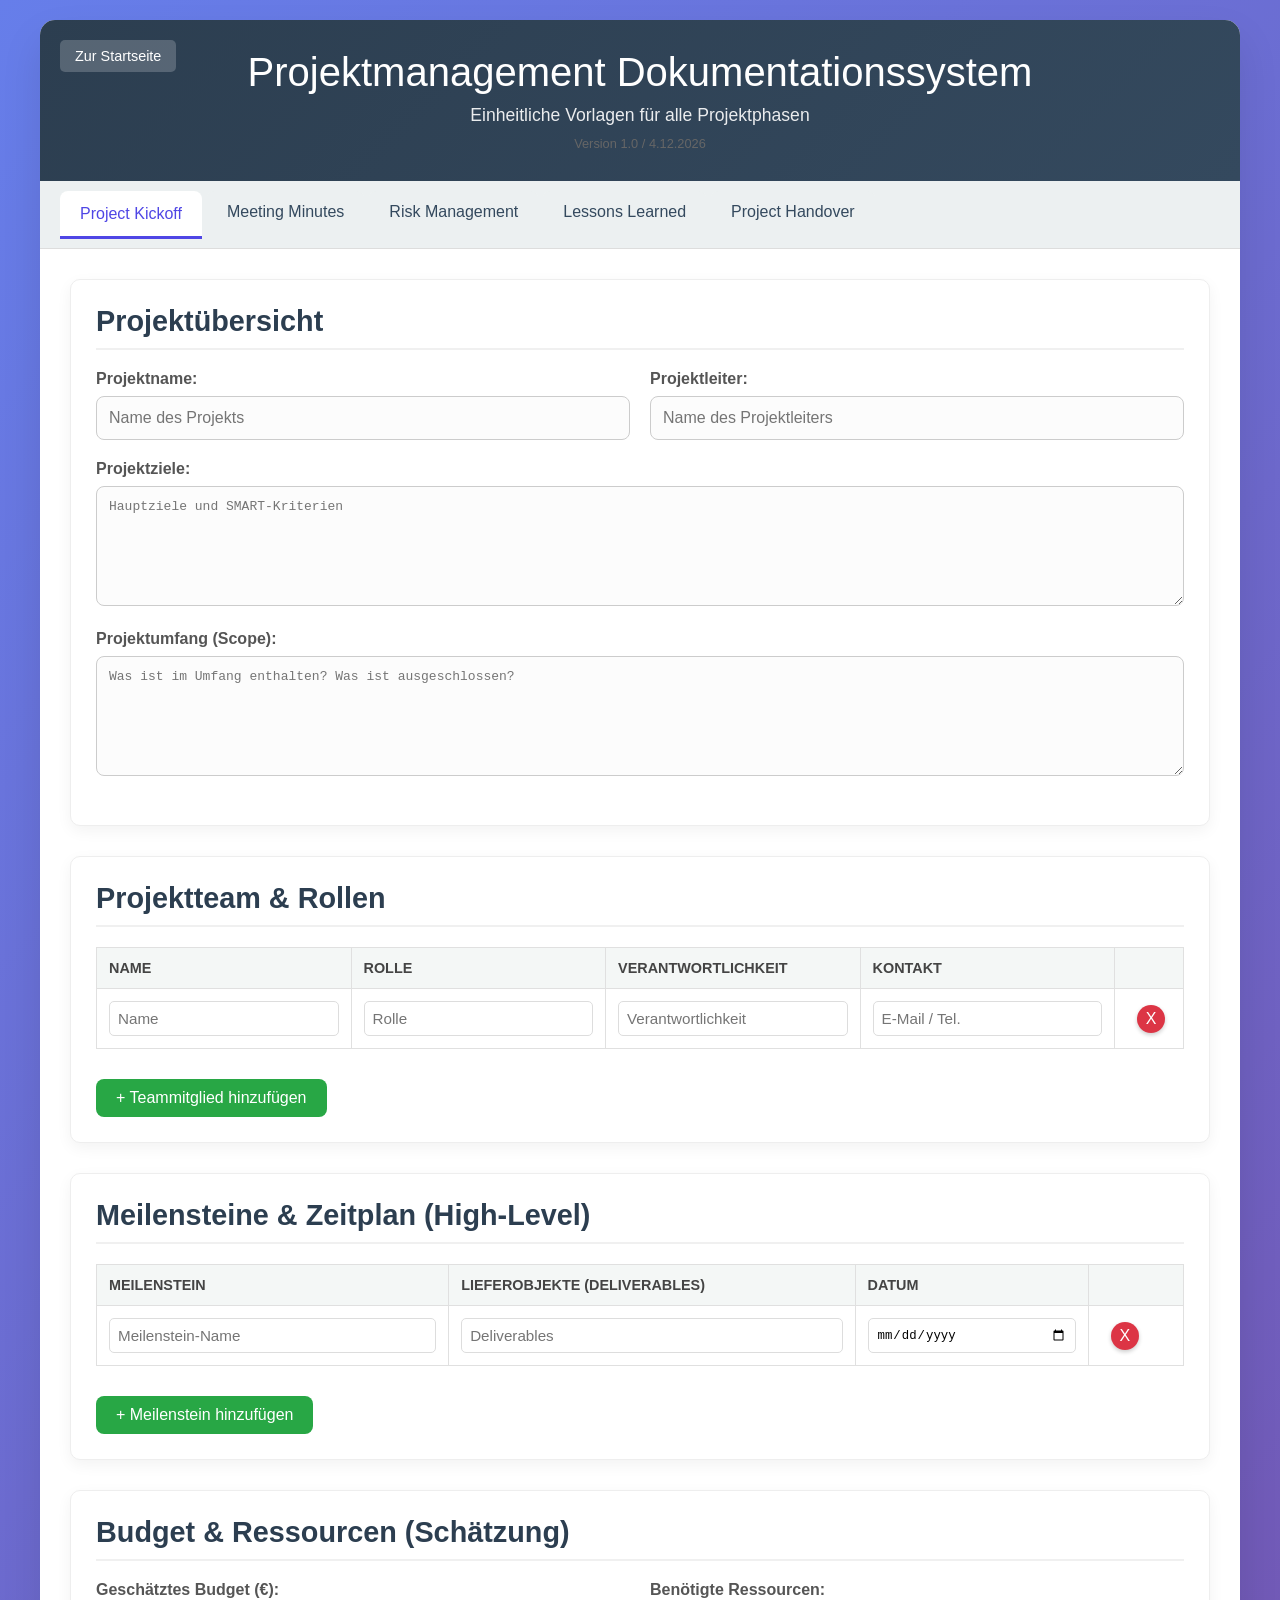
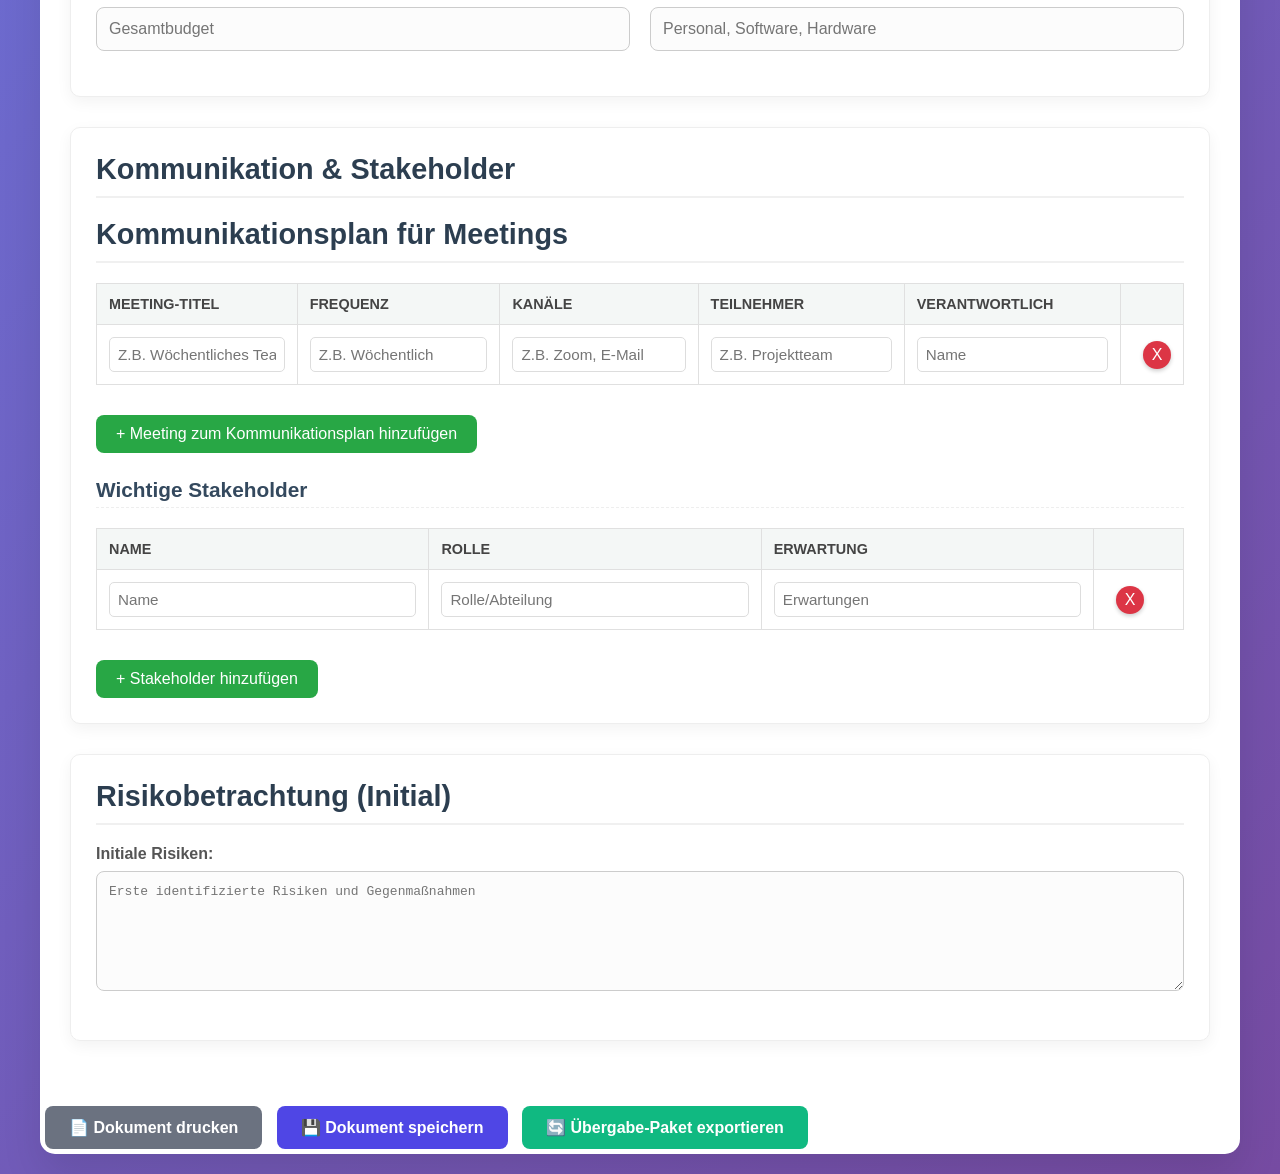
<file: projectManagement.html>
<!DOCTYPE html>
<html lang="de">
<head>
    <meta charset="UTF-8">
    <meta name="viewport" content="width=device-width, initial-scale=1.0">
    <title>Projektmanagement Dokumentationssystem</title>
    <link rel="stylesheet" href="styles.css"> </head>
<body>
    <div class="container">
        <div class="header">
            <a href="index.html" class="home-button">Zur Startseite</a>
            <h1>Projektmanagement Dokumentationssystem</h1>
            <p>Einheitliche Vorlagen für alle Projektphasen</p>
            <div id="documentInfo" style="font-size: 0.8em; color: #666; margin-top: 10px;">Version 1.0 / <script>document.write(new Date().toLocaleDateString('de-DE'))</script></div>
        </div>

        <div class="nav-tabs">
            <button class="nav-tab active" onclick="showTab('project-kickoff', event)">Project Kickoff</button>
            <button class="nav-tab" onclick="showTab('meeting-minutes', event)">Meeting Minutes</button>
            <button class="nav-tab" onclick="showTab('risk-management', event)">Risk Management</mbutton>
            <button class="nav-tab" onclick="showTab('lessons-learned', event)">Lessons Learned</button>
            <button class="nav-tab" onclick="showTab('project-handover', event)">Project Handover</button>
        </div>

        <div class="content">
            <div id="project-kickoff" class="tab-content active">
                <div class="section">
                    <h2>Projektübersicht</h2>
                    <div class="form-row">
                        <div class="form-group">
                            <label for="project-name">Projektname:</label>
                            <input type="text" id="project-name" placeholder="Name des Projekts">
                        </div>
                        <div class="form-group">
                            <label for="project-leader">Projektleiter:</label>
                            <input type="text" id="project-leader" placeholder="Name des Projektleiters">
                        </div>
                    </div>
                    <div class="form-group">
                        <label for="project-goal">Projektziele:</label>
                        <textarea id="project-goal" placeholder="Hauptziele und SMART-Kriterien" class="textarea-large"></textarea>
                    </div>
                    <div class="form-group">
                        <label for="project-scope">Projektumfang (Scope):</label>
                        <textarea id="project-scope" placeholder="Was ist im Umfang enthalten? Was ist ausgeschlossen?" class="textarea-large"></textarea>
                    </div>
                </div>

                <div class="section">
                    <h2>Projektteam & Rollen</h2>
                    <table class="data-table">
                        <thead>
                            <tr>
                                <th>Name</th>
                                <th>Rolle</th>
                                <th>Verantwortlichkeit</th>
                                <th>Kontakt</th>
                                <th></th>
                            </tr>
                        </thead>
                        <tbody id="team-tbody">
                            <tr>
                                <td><input type="text" placeholder="Name"></td>
                                <td><input type="text" placeholder="Rolle"></td>
                                <td><input type="text" placeholder="Verantwortlichkeit"></td>
                                <td><input type="text" placeholder="E-Mail / Tel."></td>
                                <td><button class="delete-button" onclick="this.closest('tr').remove()">X</button></td>
                            </tr>
                        </tbody>
                    </table>
                    <button class="add-button" onclick="addTeamMember()">+ Teammitglied hinzufügen</button>
                </div>

                <div class="section">
                    <h2>Meilensteine & Zeitplan (High-Level)</h2>
                    <table class="data-table">
                        <thead>
                            <tr>
                                <th>Meilenstein</th>
                                <th>Lieferobjekte (Deliverables)</th>
                                <th>Datum</th>
                                <th></th>
                            </tr>
                        </thead>
                        <tbody id="milestone-tbody">
                            <tr>
                                <td><input type="text" placeholder="Meilenstein-Name"></td>
                                <td><input type="text" placeholder="Deliverables"></td>
                                <td><input type="date"></td>
                                <td><button class="delete-button" onclick="this.closest('tr').remove()">X</button></td>
                            </tr>
                        </tbody>
                    </table>
                    <button class="add-button" onclick="addMilestone()">+ Meilenstein hinzufügen</button>
                </div>

                <div class="section">
                    <h2>Budget & Ressourcen (Schätzung)</h2>
                    <div class="form-row">
                        <div class="form-group">
                            <label for="estimated-budget">Geschätztes Budget (€):</label>
                            <input type="number" id="estimated-budget" placeholder="Gesamtbudget" step="0.01">
                        </div>
                        <div class="form-group">
                            <label for="resources-needed">Benötigte Ressourcen:</label>
                            <input type="text" id="resources-needed" placeholder="Personal, Software, Hardware">
                        </div>
                    </div>
                </div>

                <div class="section">
                    <h2>Kommunikation & Stakeholder</h2>
                    <div class="form-group">
                        <h2>Kommunikationsplan für Meetings</h2>
                        <table class="data-table">
                            <thead>
                                <tr>
                                    <th>Meeting-Titel</th>
                                    <th>Frequenz</th>
                                    <th>Kanäle</th>
                                    <th>Teilnehmer</th>
                                    <th>Verantwortlich</th>
                                    <th></th>
                                </tr>
                            </thead>
                            <tbody id="communication-plan-tbody">
                                <tr>
                                    <td><input type="text" placeholder="Z.B. Wöchentliches Team-Sync"></td>
                                    <td><input type="text" placeholder="Z.B. Wöchentlich"></td>
                                    <td><input type="text" placeholder="Z.B. Zoom, E-Mail"></td>
                                    <td><input type="text" placeholder="Z.B. Projektteam"></td>
                                    <td><input type="text" placeholder="Name"></td>
                                    <td><button class="delete-button" onclick="this.closest('tr').remove()">X</button></td>
                                </tr>
                            </tbody>
                        </table>
                        <button class="add-button" onclick="addCommunicationPlanMeeting()">+ Meeting zum Kommunikationsplan hinzufügen</button>
                    </div>
                    <h3>Wichtige Stakeholder</h3>
                    <table class="data-table">
                        <thead>
                            <tr>
                                <th>Name</th>
                                <th>Rolle</th>
                                <th>Erwartung</th>
                                <th></th>
                            </tr>
                        </thead>
                        <tbody id="stakeholder-tbody">
                            <tr>
                                <td><input type="text" placeholder="Name"></td>
                                <td><input type="text" placeholder="Rolle/Abteilung"></td>
                                <td><input type="text" placeholder="Erwartungen"></td>
                                <td><button class="delete-button" onclick="this.closest('tr').remove()">X</button></td>
                            </tr>
                        </tbody>
                    </table>
                    <button class="add-button" onclick="addStakeholder()">+ Stakeholder hinzufügen</button>
                </div>

                <div class="section">
                    <h2>Risikobetrachtung (Initial)</h2>
                    <div class="form-group">
                        <label for="initial-risks">Initiale Risiken:</label>
                        <textarea id="initial-risks" placeholder="Erste identifizierte Risiken und Gegenmaßnahmen" class="textarea-large"></textarea>
                    </div>
                </div>
            </div>

            <div id="meeting-minutes" class="tab-content">
                <div class="section">
                    <h2>Meeting Details</h2>
                    <div class="form-row">
                        <div class="form-group">
                            <label for="meetingName">Meeting-Titel:</label>
                            <input type="text" id="meetingName" placeholder="Z.B. Wöchentliches Projekt-Update">
                        </div>
                        <div class="form-group">
                            <label for="meetingDate">Datum:</label>
                            <input type="date" id="meetingDate">
                        </div>
                    </div>
                    <div class="form-row">
                        <div class="form-group">
                            <label for="meetingTime">Uhrzeit:</label>
                            <input type="time" id="meetingTime">
                        </div>
                        <div class="form-group">
                            <label for="meetingLocation">Ort/Online-Link:</label>
                            <input type="text" id="meetingLocation" placeholder="Konferenzraum A / Zoom-Link">
                        </div>
                    </div>
                    <div class="form-group">
                        <label for="organizer">Organisator:</label>
                        <input type="text" id="organizer" placeholder="Name des Organisators">
                    </div>
                </div>

                <div class="section">
                    <h2>Teilnehmer & Abwesende</h2>
                    <div class="form-group">
                        <label for="presentParticipants">Anwesende Teilnehmer:</label>
                        <textarea id="presentParticipants" placeholder="Namen der Anwesenden, durch Komma getrennt oder Liste"></textarea>
                    </div>
                    <div class="form-group">
                        <label for="absentParticipants">Abwesende Teilnehmer:</label>
                        <textarea id="absentParticipants" placeholder="Namen der Abwesenden (mit Entschuldigung)"></textarea>
                    </div>
                </div>

                <div class="section">
                    <h2>Agenda & Diskussionspunkte</h2>
                    <table class="data-table">
                        <thead>
                            <tr>
                                <th>Thema</th>
                                <th>Diskussionspunkte</th>
                                <th>Aktionspunkte / Beschlüsse</th>
                                <th></th>
                            </tr>
                        </thead>
                        <tbody id="agendaTableBody">
                            <tr>
                                <td><input type="text" placeholder="Agendapunkt"></td>
                                <td><textarea placeholder="Wichtige Diskussionspunkte"></textarea></td>
                                <td><textarea placeholder="Beschlüsse, nächste Schritte, Verantwortliche"></textarea></td>
                                <td><button class="delete-button" onclick="this.closest('tr').remove()">X</button></td>
                            </tr>
                        </tbody>
                    </table>
                    <button class="add-button" onclick="addAgendaItem()">+ Agendapunkt hinzufügen</button>
                </div>

                <div class="section">
                    <h2>Offene Punkte, Probleme & Risiken</h2>
                    <div class="form-group">
                        <label for="issuesRisks">Beschreibung offener Punkte, Probleme oder Risiken:</label>
                        <textarea id="issuesRisks" placeholder="Aktuelle Herausforderungen, Blocker, neue Risiken"></textarea>
                    </div>
                </div>

                <div class="section">
                    <h2>Nächste Schritte & Verantwortlichkeiten</h2>
                    <div class="form-group">
                        <label for="nextSteps">Übersicht der nächsten Schritte:</label>
                        <textarea id="nextSteps" placeholder="Klare Aktionspunkte, Verantwortlichkeiten und Fälligkeiten"></textarea>
                    </div>
                </div>
            </div>

            <div id="risk-management" class="tab-content">
                <div class="section">
                    <h2>Risikoregistrierung</h2>
                    <table class="data-table">
                        <thead>
                            <tr>
                                <th>Risiko-ID</th>
                                <th>Beschreibung</th>
                                <th>Eintrittswahrscheinlichkeit</th>
                                <th>Auswirkung</th>
                                <th>Risikobewertung</th>
                                <th>Gegenmaßnahme</th>
                                <th>Verantwortlicher</th>
                                <th>Status</th>
                                <th></th>
                            </tr>
                        </thead>
                        <tbody id="risk-table-body">
                            <tr>
                                <td><input type="text" value="R-001" readonly></td>
                                <td><input type="text" placeholder="Beschreibung des Risikos"></td>
                                <td>
                                    <select onchange="updateRiskScore(this)">
                                        <option value="1">Gering (10-30%)</option>
                                        <option value="2">Mittel (30-70%)</option>
                                        <option value="3">Hoch (70-90%)</option>
                                    </select>
                                </td>
                                <td>
                                    <select onchange="updateRiskScore(this)">
                                        <option value="1">Gering</option>
                                        <option value="2">Mittel</option>
                                        <option value="3">Hoch</option>
                                    </select>
                                </td>
                                <td><span class="status-badge low" data-risk-score="1">Gering</span></td>
                                <td><input type="text" placeholder="Geplante Gegenmaßnahme"></td>
                                <td><input type="text" placeholder="Name"></td>
                                <td>
                                    <select>
                                        <option>Offen</option>
                                        <option>In Bearbeitung</option>
                                        <option>Geschlossen</option>
                                    </select>
                                </td>
                                <td><button class="delete-button" onclick="this.closest('tr').remove()">X</button></td>
                            </tr>
                        </tbody>
                    </table>
                    <button class="add-button" onclick="addRiskRow()">+ Risiko hinzufügen</button>
                </div>

                <div class="section">
                    <h2>Risikobetrachtung & Strategie</h2>
                    <div class="form-group">
                        <label for="overall-risk-assessment">Gesamtrisikobewertung des Projekts:</label>
                        <textarea id="overall-risk-assessment" placeholder="Zusammenfassung der Gesamtrisikolage und größten Bedrohungen" class="textarea-large"></textarea>
                    </div>
                    <div class="form-group">
                        <label for="risk-strategy">Risikomanagement-Strategie:</label>
                        <textarea id="risk-strategy" placeholder="Ansatz zum Umgang mit Risiken (Vermeiden, Mindern, Akzeptieren, Übertragen)" class="textarea-large"></textarea>
                    </div>
                </div>
            </div>

            <div id="lessons-learned" class="tab-content">
                <div class="section">
                    <h2>Lessons Learned Übersicht</h2>
                    <div class="form-group">
                        <label for="ll-project-name">Projektname für Lessons Learned:</label>
                        <input type="text" id="ll-project-name" placeholder="Name des Projekts">
                    </div>
                    <div class="form-group">
                        <label for="ll-date">Datum der Erfassung:</label>
                        <input type="date" id="ll-date">
                    </div>
                    <div class="form-group">
                        <label for="ll-facilitator">Moderator:</label>
                        <input type="text" id="ll-facilitator" placeholder="Name des Moderators">
                    </div>
                </div>

                <div class="section">
                    <h2>Erfolgreiche Aspekte & Best Practices</h2>
                    <table class="data-table">
                        <thead>
                            <tr>
                                <th>Thema</th>
                                <th>Was gut lief</th>
                                <th>Best Practice / Empfehlung</th>
                                <th></th>
                            </tr>
                        </thead>
                        <tbody id="good-lessons-tbody">
                            <tr>
                                <td><input type="text" placeholder="Z.B. Kommunikation"></td>
                                <td><textarea placeholder="Was war besonders erfolgreich?"></textarea></td>
                                <td><textarea placeholder="Was kann beibehalten/wiederholt werden?"></textarea></td>
                                <td><button class="delete-button" onclick="this.closest('tr').remove()">X</button></td>
                            </tr>
                        </tbody>
                    </table>
                    <button class="add-button" onclick="addGoodLesson()">+ Aspekt hinzufügen</button>
                </div>

                <div class="section">
                    <h2>Herausforderungen & Verbesserungspotenziale</h2>
                    <table class="data-table">
                        <thead>
                            <tr>
                                <th>Thema</th>
                                <th>Was hätte besser laufen können</th>
                                <th>Aktionsvorschlag zur Verbesserung</th>
                                <th></th>
                            </tr>
                        </thead>
                        <tbody id="bad-lessons-tbody">
                            <tr>
                                <td><input type="text" placeholder="Z.B. Risikomanagement"></td>
                                <td><textarea placeholder="Was war eine Herausforderung oder Problem?"></textarea></td>
                                <td><textarea placeholder="Wie können wir es nächstes Mal besser machen?"></textarea></td>
                                <td><button class="delete-button" onclick="this.closest('tr').remove()">X</button></td>
                            </tr>
                        </tbody>
                    </table>
                    <button class="add-button" onclick="addBadLesson()">+ Aspekt hinzufügen</button>
                </div>

                <div class="section">
                    <h2>Empfehlungen für zukünftige Projekte</h2>
                    <div class="form-group">
                        <label for="future-recommendations">Gesamte Empfehlungen:</label>
                        <textarea id="future-recommendations" placeholder="Zusammenfassende Empfehlungen für zukünftige Projekte basierend auf den Lessons Learned" class="textarea-large"></textarea>
                    </div>
                </div>
            </div>

            <div id="project-handover" class="tab-content">
                <div class="section">
                    <h2>Projektübergabe Übersicht</h2>
                    <div class="form-row">
                        <div class="form-group">
                            <label for="handover-project-name">Projektname:</label>
                            <input type="text" id="handover-project-name" placeholder="Name des Projekts">
                        </div>
                        <div class="form-group">
                            <label for="handover-date">Übergabedatum:</label>
                            <input type="date" id="handover-date">
                        </div>
                    </div>
                    <div class="form-row">
                        <div class="form-group">
                            <label for="handover-from">Übergebende Person/Team:</label>
                            <input type="text" id="handover-from" placeholder="Name/Team">
                        </div>
                        <div class="form-group">
                            <label for="handover-to">Übernehmende Person/Team:</label>
                            <input type="text" id="handover-to" placeholder="Name/Team">
                        </div>
                    </div>
                    <div class="form-group">
                        <label for="project-status-handover">Aktueller Projektstatus:</label>
                        <textarea id="project-status-handover" placeholder="Zusammenfassung des Projektstatus zum Zeitpunkt der Übergabe" class="textarea-large"></textarea>
                    </div>
                </div>

                <div class="section">
                    <h2>Offene Punkte & Nächste Schritte</h2>
                    <table class="data-table">
                        <thead>
                            <tr>
                                <th>Offener Punkt/Aufgabe</th>
                                <th>Status</th>
                                <th>Verantwortlicher (neu)</th>
                                <th>Fälligkeitsdatum</th>
                                <th></th>
                            </tr>
                        </thead>
                        <tbody id="open-points-tbody">
                            <tr>
                                <td><input type="text" placeholder="Beschreibung"></td>
                                <td><input type="text" placeholder="Offen, In Bearbeitung etc."></td>
                                <td><input type="text" placeholder="Name"></td>
                                <td><input type="date"></td>
                                <td><button class="delete-button" onclick="this.closest('tr').remove()">X</button></td>
                            </tr>
                        </tbody>
                    </table>
                    <button class="add-button" onclick="addOpenPoint()">+ Offenen Punkt hinzufügen</button>
                </div>

                <div class="section">
                    <h2>Dokumentation & Wissensübergabe</h2>
                    <div class="form-group">
                        <label for="document-locations">Wichtige Dokumente & Speicherorte:</label>
                        <textarea id="document-locations" placeholder="Links zu relevanten Dokumenten, Ordnerstrukturen, Confluence-Seiten" class="textarea-large"></textarea>
                    </div>
                    <div class="form-group">
                        <label for="tool-access">Zugänge zu Tools/Systemen:</label>
                        <textarea id="tool-access" placeholder="Liste der Tools und Systeme, mit benötigten Zugangsdaten/Prozeduren" class="textarea-large"></textarea>
                    </div>
                    <div class="form-group">
                        <label for="contacts">Wichtige Ansprechpartner:</label>
                        <textarea id="contacts" placeholder="Namen, Rollen, Kontaktinformationen der Schlüsselpersonen" class="textarea-large"></textarea>
                    </div>
                </div>
            </div>
        </div>
        <div class="actions">
            <button class="btn btn-secondary" onclick="printDocument()">📄 Dokument drucken</button>
            <button class="btn btn-primary" onclick="generateStaticHtml()">💾 Dokument speichern</button>
            <button class="btn btn-success" onclick="exportHandover()">🔄 Übergabe-Paket exportieren</button>
        </div>
    </div>

    <script>
        function showTab(tabName, event) {
            const tabs = document.querySelectorAll('.nav-tab');
            tabs.forEach(tab => tab.classList.remove('active'));
            event.target.classList.add('active');

            const contents = document.querySelectorAll('.tab-content');
            contents.forEach(content => content.classList.remove('active'));
            document.getElementById(tabName).classList.add('active');
        }
        function addCommunicationPlanMeeting() {
        const tbody = document.getElementById('communication-plan-tbody');
        const newRow = document.createElement('tr');
        newRow.innerHTML = `
            <td><input type="text" placeholder="Z.B. Wöchentliches Team-Sync"></td>
            <td><input type="text" placeholder="Z.B. Wöchentlich"></td>
            <td><input type="text" placeholder="Z.B. Zoom, E-Mail"></td>
            <td><input type="text" placeholder="Z.B. Projektteam"></td>
            <td><input type="text" placeholder="Name"></td>
            <td><button class="delete-button" onclick="this.closest('tr').remove()">X</button></td>
        `;
        tbody.appendChild(newRow);
    }

        function addTeamMember() {
            const tbody = document.getElementById('team-tbody');
            const newRow = document.createElement('tr');
            newRow.innerHTML = `
                <td><input type="text" placeholder="Name"></td>
                <td><input type="text" placeholder="Rolle"></td>
                <td><input type="text" placeholder="Verantwortlichkeit"></td>
                <td><input type="text" placeholder="E-Mail / Tel."></td>
                <td><button class="delete-button" onclick="this.closest('tr').remove()">X</button></td>
            `;
            tbody.appendChild(newRow);
        }

        function addMilestone() {
            const tbody = document.getElementById('milestone-tbody');
            const newRow = document.createElement('tr');
            newRow.innerHTML = `
                <td><input type="text" placeholder="Meilenstein-Name"></td>
                <td><input type="text" placeholder="Deliverables"></td>
                <td><input type="date"></td>
                <td><button class="delete-button" onclick="this.closest('tr').remove()">X</button></td>
            `;
            tbody.appendChild(newRow);
        }

        function addStakeholder() {
            const tbody = document.getElementById('stakeholder-tbody');
            const newRow = document.createElement('tr');
            newRow.innerHTML = `
                <td><input type="text" placeholder="Name"></td>
                <td><input type="text" placeholder="Rolle/Abteilung"></td>
                <td><input type="text" placeholder="Erwartungen"></td>
                <td><button class="delete-button" onclick="this.closest('tr').remove()">X</button></td>
            `;
            tbody.appendChild(newRow);
        }

        // Meeting Minutes functions
        function addAgendaItem() {
            const tbody = document.getElementById('agendaTableBody');
            const newRow = document.createElement('tr');
            newRow.innerHTML = `
                <td><input type="text" placeholder="Agendapunkt"></td>
                <td><textarea placeholder="Wichtige Diskussionspunkte"></textarea></td>
                <td><textarea placeholder="Beschlüsse, nächste Schritte, Verantwortliche"></textarea></td>
                <td><button class="delete-button" onclick="this.closest('tr').remove()">X</button></td>
            `;
            tbody.appendChild(newRow);
        }

        // Risk Management functions
        function addRiskRow() {
            const tbody = document.getElementById('risk-table-body');
            const newRow = document.createElement('tr');
            const riskId = 'R-' + String(tbody.children.length + 1).padStart(3, '0');
            newRow.innerHTML = `
                <td><input type="text" value="${riskId}" readonly></td>
                <td><input type="text" placeholder="Beschreibung des Risikos"></td>
                <td>
                    <select onchange="updateRiskScore(this)">
                        <option value="1">Gering (10-30%)</option>
                        <option value="2">Mittel (30-70%)</option>
                        <option value="3">Hoch (70-90%)</option>
                    </select>
                </td>
                <td>
                    <select onchange="updateRiskScore(this)">
                        <option value="1">Gering</option>
                        <option value="2">Mittel</option>
                        <option value="3">Hoch</option>
                    </select>
                </td>
                <td><span class="status-badge low" data-risk-score="1">Gering</span></td>
                <td><input type="text" placeholder="Geplante Gegenmaßnahme"></td>
                <td><input type="text" placeholder="Name"></td>
                <td>
                    <select>
                        <option>Offen</option>
                        <option>In Bearbeitung</option>
                        <option>Geschlossen</option>
                    </select>
                </td>
                <td><button class="delete-button" onclick="this.closest('tr').remove()">X</button></td>
            `;
            tbody.appendChild(newRow);
            updateRiskScore(newRow.querySelector('select')); // Initialize score for new row
        }

        function updateRiskScore(selectElement) {
            const row = selectElement.closest('tr');
            const probability = parseInt(row.children[2].querySelector('select').value);
            const impact = parseInt(row.children[3].querySelector('select').value);
            const riskScoreElement = row.children[4].querySelector('.status-badge');
            let score = probability * impact;
            let status = '';
            let className = '';

            if (score <= 2) {
                status = 'Gering';
                className = 'low';
            } else if (score <= 4) {
                status = 'Mittel';
                className = 'medium';
            } else {
                status = 'Hoch';
                className = 'high';
            }
            riskScoreElement.textContent = status;
            riskScoreElement.className = `status-badge ${className}`;
            riskScoreElement.dataset.riskScore = score;
        }

        // Lessons Learned functions
        function addGoodLesson() {
            const tbody = document.getElementById('good-lessons-tbody');
            const newRow = document.createElement('tr');
            newRow.innerHTML = `
                <td><input type="text" placeholder="Z.B. Kommunikation"></td>
                <td><textarea placeholder="Was war besonders erfolgreich?"></textarea></td>
                <td><textarea placeholder="Was kann beibehalten/wiederholt werden?"></textarea></td>
                <td><button class="delete-button" onclick="this.closest('tr').remove()">X</button></td>
            `;
            tbody.appendChild(newRow);
        }

        function addBadLesson() {
            const tbody = document.getElementById('bad-lessons-tbody');
            const newRow = document.createElement('tr');
            newRow.innerHTML = `
                <td><input type="text" placeholder="Z.B. Risikomanagement"></td>
                <td><textarea placeholder="Was war eine Herausforderung oder Problem?"></textarea></td>
                <td><textarea placeholder="Wie können wir es nächstes Mal besser machen?"></textarea></td>
                <td><button class="delete-button" onclick="this.closest('tr').remove()">X</button></td>
            `;
            tbody.appendChild(newRow);
        }

        // Project Handover functions
        function addOpenPoint() {
            const tbody = document.getElementById('open-points-tbody');
            const newRow = document.createElement('tr');
            newRow.innerHTML = `
                <td><input type="text" placeholder="Beschreibung"></td>
                <td><input type="text" placeholder="Offen, In Bearbeitung etc."></td>
                <td><input type="text" placeholder="Name"></td>
                <td><input type="date"></td>
                <td><button class="delete-button" onclick="this.closest('tr').remove()">X</button></td>
            `;
            tbody.appendChild(newRow);
        }

        function generateStaticHtml() {
            // Helper to escape HTML for display
            const escapeHtml = (text) => {
                const map = {
                    '&': '&amp;',
                    '<': '&lt;',
                    '>': '&gt;',
                    '"': '&quot;',
                    "'": '&#039;'
                };
                return text.replace(/[&<>"']/g, function(m) { return map[m]; });
            }

            // Function to get table rows data
            const getTableRowsHtml = (tableBodyId, columnSelectors, removeButtons = false) => {
                const rows = Array.from(document.querySelectorAll(`#${tableBodyId} tr`));
                return rows.map(row => {
                    const cells = Array.from(row.cells);
                    let rowHtml = '<tr>';
                    columnSelectors.forEach((selector, index) => {
                        let value = '';
                        if (selector.type === 'input') {
                            value = cells[index].querySelector('input')?.value || '';
                        } else if (selector.type === 'textarea') {
                            value = cells[index].querySelector('textarea')?.value || '';
                        } else if (selector.type === 'select') {
                            value = cells[index].querySelector('select')?.options[cells[index].querySelector('select').selectedIndex]?.text || '';
                        } else if (selector.type === 'span') {
                            value = cells[index].querySelector('span')?.textContent || '';
                        }
                        rowHtml += `<td><p>${escapeHtml(value).replace(/\n/g, '<br>')}</p></td>`;
                    });
                    rowHtml += '</tr>';
                    return rowHtml;
                }).join('');
            };

            // Get Communication Plan Table Data
            const communicationPlanTableHtml = getTableRowsHtml('communication-plan-tbody', [
                { type: 'input' }, { type: 'input' }, { type: 'input' }, { type: 'input' }, { type: 'input' }
            ]);

            const staticHtmlContent = `
                <!DOCTYPE html>
                <html lang="de">
                <head>
                    <meta charset="UTF-8">
                    <meta name="viewport" content="width=device-width, initial-scale=1.0">
                    <title>Projektmanagement Dokumentation</title>
                    <style>
                        body { font-family: Arial, sans-serif; margin: 20px; line-height: 1.6; color: #333; }
                        .container { max-width: 900px; margin: auto; padding: 20px; border: 1px solid #ddd; box-shadow: 0 0 10px rgba(0,0,0,0.1); }
                        .header { text-align: center; margin-bottom: 20px; }
                        .header h1 { color: #333; }
                        .section { margin-bottom: 30px; border: 1px solid #eee; padding: 15px; border-radius: 5px; }
                        .section h2 { color: #555; border-bottom: 2px solid #555; padding-bottom: 10px; margin-bottom: 20px; }
                        .form-group label { font-weight: bold; display: block; margin-bottom: 5px; }
                        .form-group p { margin-bottom: 15px; background-color: #f9f9f9; padding: 10px; border-radius: 3px; border: 1px solid #e1e1e1; white-space: pre-wrap; word-wrap: break-word;}
                        .form-row { display: flex; flex-wrap: wrap; gap: 20px; margin-bottom: 15px;}
                        .form-row .form-group { flex: 1; min-width: 300px; }
                        .data-table { width: 100%; border-collapse: collapse; margin-bottom: 20px; }
                        .data-table th, .data-table td { border: 1px solid #ddd; padding: 8px; text-align: left; }
                        .data-table th { background-color: #f2f2f2; }
                        .status-badge { display: inline-block; padding: 5px 10px; border-radius: 5px; color: white; font-weight: bold; }
                        .status-badge.low { background-color: #4CAF50; } /* Green */
                        .status-badge.medium { background-color: #FFC107; } /* Yellow */
                        .status-badge.high { background-color: #F44336; } /* Red */
                    </style>
                </head>
                <body>
                    <div class="container">
                        <div class="header">
                            <h1>Projektmanagement Dokumentation</h1>
                            <p>Einheitliche Vorlagen für alle Projektphasen</p>
                            <div id="documentInfo" style="font-size: 0.8em; color: #666; margin-top: 10px;">Version 1.0 / ${new Date().toLocaleDateString('de-DE')}</div>
                        </div>

                        <div class="content">
                            <div class="section">
                                <h2>Projektübersicht</h2>
                                <div class="form-row">
                                    <div class="form-group">
                                        <label>Projektname:</label>
                                        <p>${escapeHtml(document.getElementById('project-name').value)}</p>
                                    </div>
                                    <div class="form-group">
                                        <label>Projektleiter:</label>
                                        <p>${escapeHtml(document.getElementById('project-leader').value)}</p>
                                    </div>
                                </div>
                                <div class="form-group">
                                    <label>Projektziele:</label>
                                    <p>${escapeHtml(document.getElementById('project-goal').value).replace(/\n/g, '<br>')}</p>
                                </div>
                                <div class="form-group">
                                    <label>Projektumfang (Scope):</label>
                                    <p>${escapeHtml(document.getElementById('project-scope').value).replace(/\n/g, '<br>')}</p>
                                </div>
                            </div>

                            <div class="section">
                                <h2>Projektteam & Rollen</h2>
                                <table class="data-table">
                                    <thead>
                                        <tr>
                                            <th>Name</th>
                                            <th>Rolle</th>
                                            <th>Verantwortlichkeit</th>
                                            <th>Kontakt</th>
                                        </tr>
                                    </thead>
                                    <tbody id="team-tbody">
                                        ${getTableRowsHtml('team-tbody', [
                                            { type: 'input' }, { type: 'input' }, { type: 'input' }, { type: 'input' }
                                        ])}
                                    </tbody>
                                </table>
                            </div>

                            <div class="section">
                                <h2>Meilensteine & Zeitplan (High-Level)</h2>
                                <table class="data-table">
                                    <thead>
                                        <tr>
                                            <th>Meilenstein</th>
                                            <th>Lieferobjekte (Deliverables)</th>
                                            <th>Datum</th>
                                        </tr>
                                    </thead>
                                    <tbody id="milestone-tbody">
                                        ${getTableRowsHtml('milestone-tbody', [
                                            { type: 'input' }, { type: 'input' }, { type: 'input' }
                                        ])}
                                    </tbody>
                                </table>
                            </div>

                            <div class="section">
                                <h2>Budget & Ressourcen (Schätzung)</h2>
                                <div class="form-row">
                                    <div class="form-group">
                                        <label>Geschätztes Budget (€):</label>
                                        <p>${escapeHtml(document.getElementById('estimated-budget').value)}</p>
                                    </div>
                                    <div class="form-group">
                                        <label>Benötigte Ressourcen:</label>
                                        <p>${escapeHtml(document.getElementById('resources-needed').value)}</p>
                                    </div>
                                </div>
                            </div>

                            <div class="section">
                                <h2>Kommunikation & Stakeholder</h2>
                                <div class="form-group">
                                    <h2>Kommunikationsplan für Meetings</h2>
                                    <table class="data-table">
                                        <thead>
                                            <tr>
                                                <th>Meeting-Titel</th>
                                                <th>Frequenz</th>
                                                <th>Kanäle</th>
                                                <th>Teilnehmer</th>
                                                <th>Verantwortlich</th>
                                            </tr>
                                        </thead>
                                        <tbody id="communication-plan-tbody">
                                            ${communicationPlanTableHtml}
                                        </tbody>
                                    </table>
                                </div>
                                <h3>Wichtige Stakeholder</h3>
                                <table class="data-table">
                                    <thead>
                                        <tr>
                                            <th>Name</th>
                                            <th>Rolle</th>
                                            <th>Erwartung</th>
                                        </tr>
                                    </thead>
                                    <tbody id="stakeholder-tbody">
                                        ${getTableRowsHtml('stakeholder-tbody', [
                                            { type: 'input' }, { type: 'input' }, { type: 'input' }
                                        ])}
                                    </tbody>
                                </table>
                            </div>

                            <div class="section">
                                <h2>Risikobetrachtung (Initial)</h2>
                                <div class="form-group">
                                    <label>Initiale Risiken:</label>
                                    <p>${escapeHtml(document.getElementById('initial-risks').value).replace(/\n/g, '<br>')}</p>
                                </div>
                            </div>

                            <div class="section">
                                <h2>Meeting Details</h2>
                                <div class="form-row">
                                    <div class="form-group">
                                        <label>Meeting-Titel:</label>
                                        <p>${escapeHtml(document.getElementById('meetingName').value)}</p>
                                    </div>
                                    <div class="form-group">
                                        <label>Datum:</label>
                                        <p>${escapeHtml(document.getElementById('meetingDate').value)}</p>
                                    </div>
                                </div>
                                <div class="form-row">
                                    <div class="form-group">
                                        <label>Uhrzeit:</label>
                                        <p>${escapeHtml(document.getElementById('meetingTime').value)}</p>
                                    </div>
                                    <div class="form-group">
                                        <label>Ort/Online-Link:</label>
                                        <p>${escapeHtml(document.getElementById('meetingLocation').value)}</p>
                                    </div>
                                </div>
                                <div class="form-group">
                                    <label>Organisator:</label>
                                    <p>${escapeHtml(document.getElementById('organizer').value)}</p>
                                </div>
                            </div>

                            <div class="section">
                                <h2>Teilnehmer & Abwesende</h2>
                                <div class="form-group">
                                    <label>Anwesende Teilnehmer:</label>
                                    <p>${escapeHtml(document.getElementById('presentParticipants').value).replace(/\n/g, '<br>')}</p>
                                </div>
                                <div class="form-group">
                                    <label>Abwesende Teilnehmer:</label>
                                    <p>${escapeHtml(document.getElementById('absentParticipants').value).replace(/\n/g, '<br>')}</p>
                                </div>
                            </div>

                            <div class="section">
                                <h2>Agenda & Diskussionspunkte</h2>
                                <table class="data-table">
                                    <thead>
                                        <tr>
                                            <th>Thema</th>
                                            <th>Diskussionspunkte</th>
                                            <th>Aktionspunkte / Beschlüsse</th>
                                        </tr>
                                    </thead>
                                    <tbody id="agendaTableBody">
                                        ${getTableRowsHtml('agendaTableBody', [
                                            { type: 'input' }, { type: 'textarea' }, { type: 'textarea' }
                                        ])}
                                    </tbody>
                                </table>
                            </div>

                            <div class="section">
                                <h2>Offene Punkte, Probleme & Risiken</h2>
                                <div class="form-group">
                                    <label>Beschreibung offener Punkte, Probleme oder Risiken:</label>
                                    <p>${escapeHtml(document.getElementById('issuesRisks').value).replace(/\n/g, '<br>')}</p>
                                </div>
                            </div>

                            <div class="section">
                                <h2>Nächste Schritte & Verantwortlichkeiten</h2>
                                <div class="form-group">
                                    <label>Übersicht der nächsten Schritte:</label>
                                    <p>${escapeHtml(document.getElementById('nextSteps').value).replace(/\n/g, '<br>')}</p>
                                </div>
                            </div>

                            <div class="section">
                                <h2>Risikoregistrierung</h2>
                                <table class="data-table">
                                    <thead>
                                        <tr>
                                            <th>Risiko-ID</th>
                                            <th>Beschreibung</th>
                                            <th>Eintrittswahrscheinlichkeit</th>
                                            <th>Auswirkung</th>
                                            <th>Risikobewertung</th>
                                            <th>Gegenmaßnahme</th>
                                            <th>Verantwortlicher</th>
                                            <th>Status</th>
                                        </tr>
                                    </thead>
                                    <tbody id="risk-table-body">
                                        ${getTableRowsHtml('risk-table-body', [
                                            { type: 'input' }, { type: 'input' }, { type: 'select' }, { type: 'select' },
                                            { type: 'span' }, { type: 'input' }, { type: 'input' }, { type: 'select' }
                                        ])}
                                    </tbody>
                                </table>
                            </div>

                            <div class="section">
                                <h2>Risikobetrachtung & Strategie</h2>
                                <div class="form-group">
                                    <label>Gesamtrisikobewertung des Projekts:</label>
                                    <p>${escapeHtml(document.getElementById('overall-risk-assessment').value).replace(/\n/g, '<br>')}</p>
                                </div>
                                <div class="form-group">
                                    <label>Risikomanagement-Strategie:</label>
                                    <p>${escapeHtml(document.getElementById('risk-strategy').value).replace(/\n/g, '<br>')}</p>
                                </div>
                            </div>

                            <div class="section">
                                <h2>Lessons Learned Übersicht</h2>
                                <div class="form-group">
                                    <label>Projektname für Lessons Learned:</label>
                                    <p>${escapeHtml(document.getElementById('ll-project-name').value)}</p>
                                </div>
                                <div class="form-group">
                                    <label>Datum der Erfassung:</label>
                                    <p>${escapeHtml(document.getElementById('ll-date').value)}</p>
                                </div>
                                <div class="form-group">
                                    <label>Moderator:</label>
                                    <p>${escapeHtml(document.getElementById('ll-facilitator').value)}</p>
                                </div>
                            </div>

                            <div class="section">
                                <h2>Erfolgreiche Aspekte & Best Practices</h2>
                                <table class="data-table">
                                    <thead>
                                        <tr>
                                            <th>Thema</th>
                                            <th>Was gut lief</th>
                                            <th>Best Practice / Empfehlung</th>
                                        </tr>
                                    </thead>
                                    <tbody id="good-lessons-tbody">
                                        ${getTableRowsHtml('good-lessons-tbody', [
                                            { type: 'input' }, { type: 'textarea' }, { type: 'textarea' }
                                        ])}
                                    </tbody>
                                </table>
                            </div>

                            <div class="section">
                                <h2>Herausforderungen & Verbesserungspotenziale</h2>
                                <table class="data-table">
                                    <thead>
                                        <tr>
                                            <th>Thema</th>
                                            <th>Was hätte besser laufen können</th>
                                            <th>Aktionsvorschlag zur Verbesserung</th>
                                        </tr>
                                    </thead>
                                    <tbody id="bad-lessons-tbody">
                                        ${getTableRowsHtml('bad-lessons-tbody', [
                                            { type: 'input' }, { type: 'textarea' }, { type: 'textarea' }
                                        ])}
                                    </tbody>
                                </table>
                            </div>

                            <div class="section">
                                <h2>Empfehlungen für zukünftige Projekte</h2>
                                <div class="form-group">
                                    <label>Gesamte Empfehlungen:</label>
                                    <p>${escapeHtml(document.getElementById('future-recommendations').value).replace(/\n/g, '<br>')}</p>
                                </div>
                            </div>

                            <div class="section">
                                <h2>Projektübergabe Übersicht</h2>
                                <div class="form-row">
                                    <div class="form-group">
                                        <label>Projektname:</label>
                                        <p>${escapeHtml(document.getElementById('handover-project-name').value)}</p>
                                    </div>
                                    <div class="form-group">
                                        <label>Übergabedatum:</label>
                                        <p>${escapeHtml(document.getElementById('handover-date').value)}</p>
                                    </div>
                                </div>
                                <div class="form-row">
                                    <div class="form-group">
                                        <label>Übergebende Person/Team:</label>
                                        <p>${escapeHtml(document.getElementById('handover-from').value)}</p>
                                    </div>
                                    <div class="form-group">
                                        <label>Übernehmende Person/Team:</label>
                                        <p>${escapeHtml(document.getElementById('handover-to').value)}</p>
                                    </div>
                                </div>
                                <div class="form-group">
                                    <label>Aktueller Projektstatus:</label>
                                    <p>${escapeHtml(document.getElementById('project-status-handover').value).replace(/\n/g, '<br>')}</p>
                                </div>
                            </div>

                            <div class="section">
                                <h2>Offene Punkte & Nächste Schritte</h2>
                                <table class="data-table">
                                    <thead>
                                        <tr>
                                            <th>Offener Punkt/Aufgabe</th>
                                            <th>Status</th>
                                            <th>Verantwortlicher (neu)</th>
                                            <th>Fälligkeitsdatum</th>
                                        </tr>
                                    </thead>
                                    <tbody id="open-points-tbody">
                                        ${getTableRowsHtml('open-points-tbody', [
                                            { type: 'input' }, { type: 'input' }, { type: 'input' }, { type: 'input' }
                                        ])}
                                    </tbody>
                                </table>
                            </div>

                            <div class="section">
                                <h2>Dokumentation & Wissensübergabe</h2>
                                <div class="form-group">
                                    <label>Wichtige Dokumente & Speicherorte:</label>
                                    <p>${escapeHtml(document.getElementById('document-locations').value).replace(/\n/g, '<br>')}</p>
                                </div>
                                <div class="form-group">
                                    <label>Zugänge zu Tools/Systemen:</label>
                                    <p>${escapeHtml(document.getElementById('tool-access').value).replace(/\n/g, '<br>')}</p>
                                </div>
                                <div class="form-group">
                                    <label>Wichtige Ansprechpartner:</label>
                                    <p>${escapeHtml(document.getElementById('contacts').value).replace(/\n/g, '<br>')}</p>
                                </div>
                            </div>
                        </div>
                    </div>
                </body>
                </html>
            `;

            const blob = new Blob([staticHtmlContent], { type: 'text/html' });
            const url = URL.createObjectURL(blob);
            const a = document.createElement('a');
            a.href = url;
            a.download = 'Projektmanagement-Dokumentation.html';
            document.body.appendChild(a);
            a.click();
            document.body.removeChild(a);
            URL.revokeObjectURL(url);

            alert('Statische HTML-Dokumentation erstellt!');
        }

        function exportHandover() {
            alert('Übergabe-Paket Export würde hier implementiert werden - alle relevanten Dokumente und Daten für nahtlose Übergabe');
        }

    </script>
</body>
</html>
</file>
<file: index-styles.css>
/* General Styles */
body {
    display: flex;
    align-items: center;
    justify-content: center;
    font-family: "Segoe UI", Tahoma, Geneva, Verdana, sans-serif;
    background: linear-gradient(135deg, #667eea 0%, #764ba2 100%);
    min-height: 100vh;
    padding: 20px;
    line-height: 1.6;
    color: #333;
}

.container {
    max-width: 800px;
    width: 100%;
    margin: 0 auto;
    background: rgba(255, 255, 255, 0.98);
    backdrop-filter: blur(10px);
    border-radius: 15px;
    box-shadow: 0 20px 40px rgba(0, 0, 0, 0.15);
    overflow: hidden;
    padding: 40px;
    text-align: center;
}

/* Header Styles */
.header {
    margin-bottom: 30px;
}

.header h1 {
    font-size: 2.5em;
    color: #2c3e50;
    margin-bottom: 10px;
}

.header p {
    font-size: 1.1em;
    color: #555;
}

/* Form Selection Section Styles */
.form-selection-section {
    background: #f9f9f9;
    padding: 30px;
    border-radius: 10px;
    box-shadow: inset 0 0 10px rgba(0,0,0,0.05);
    margin-top: 30px;
}

.form-selection-section h2 {
    color: #4f46e5;
    margin-bottom: 20px;
    font-size: 2em;
}

.form-selection-buttons {
    display: flex;
    flex-wrap: wrap;
    gap: 15px;
    justify-content: center;
    margin-top: 20px;
}

/* Button Styles */
.btn {
    display: inline-block;
    padding: 12px 25px;
    font-size: 1rem;
    font-weight: bold;
    text-align: center;
    text-decoration: none;
    border-radius: 8px;
    cursor: pointer;
    transition: all 0.3s ease;
    border: none; /* Ensure no default border */
}

.btn-primary {
    background: linear-gradient(45deg, #4f46e5 0%, #7c3aed 100%);
    color: white;
    box-shadow: 0 4px 15px rgba(79, 70, 229, 0.3);
}

.btn-primary:hover {
    background: linear-gradient(45deg, #4338ca 0%, #6d28d9 100%);
    box-shadow: 0 6px 20px rgba(67, 56, 202, 0.4);
    transform: translateY(-2px);
}

.btn-secondary {
    background-color: #e2e8f0;
    color: #475569;
    box-shadow: 0 4px 10px rgba(0, 0, 0, 0.08);
}

.btn-secondary:hover {
    background-color: #cbd5e1;
    color: #334155;
    box-shadow: 0 6px 15px rgba(0, 0, 0, 0.12);
    transform: translateY(-2px);
}

/* Divider Style */
.section-divider {
    border: 0;
    height: 1px;
    background-image: linear-gradient(to right, rgba(0, 0, 0, 0), rgba(0, 0, 0, 0.15), rgba(0, 0, 0, 0));
    margin: 40px 0;
}
</file>
<file: styles.css>
* {
    margin: 0;
    padding: 0;
    box-sizing: border-box;
}

body {
    font-family: 'Segoe UI', Tahoma, Geneva, Verdana, sans-serif;
    background: linear-gradient(135deg, #667eea 0%, #764ba2 100%);
    min-height: 100vh;
    padding: 20px;
}

@media print {
  .form-group,
  .milestone-item {
    page-break-inside: avoid !important;
    break-inside: avoid !important;
  }
  .section h2 {
    page-break-before: always !important;
    break-before: page !important;
  }
  .section:first-of-type h2 {
    page-break-before: auto !important;
    break-before: auto !important;
  }
}

.container {
    max-width: 1200px;
    margin: 0 auto;
    background: white;
    border-radius: 15px;
    box-shadow: 0 20px 40px rgba(0,0,0,0.1);
    overflow: hidden;
}

.header {
    background: linear-gradient(135deg, #2c3e50 0%, #34495e 100%);
    color: white;
    padding: 30px;
    text-align: center;
    position: relative; /* Needed for home button positioning */
}

.header h1 {
    font-size: 2.5em;
    margin-bottom: 10px;
    font-weight: 300;
}

.header p {
    font-size: 1.1em;
    opacity: 0.9;
}

.home-button {
    position: absolute;
    top: 20px;
    left: 20px;
    background-color: rgba(255, 255, 255, 0.2);
    color: white;
    padding: 8px 15px;
    border-radius: 5px;
    text-decoration: none;
    font-size: 0.9em;
    transition: background-color 0.3s ease;
}

.home-button:hover {
    background-color: rgba(255, 255, 255, 0.3);
}

.nav-tabs {
    display: flex;
    justify-content: flex-start;
    background-color: #ecf0f1;
    padding: 10px 20px;
    border-bottom: 1px solid #ddd;
    flex-wrap: wrap; /* Allow tabs to wrap if too many */
}

.nav-tab {
    background-color: #ecf0f1;
    border: none;
    padding: 12px 20px;
    cursor: pointer;
    font-size: 1em;
    font-weight: 500;
    color: #34495e;
    transition: background-color 0.3s ease, color 0.3s ease;
    border-radius: 8px 8px 0 0;
    margin-right: 5px; /* Spacing between tabs */
    margin-bottom: 5px; /* For wrapped tabs */
}

.nav-tab:hover {
    background-color: #dde1e2;
}

.nav-tab.active {
    background-color: #ffffff;
    color: #4f46e5;
    border-bottom: 3px solid #4f46e5;
    margin-bottom: -1px; /* Overlap border for active tab */
}

.tab-content {
    display: none;
    padding: 30px;
    background-color: white;
}

.tab-content.active {
    display: block;
}

.section {
    background: #ffffff;
    padding: 25px;
    border-radius: 10px;
    box-shadow: 0 5px 15px rgba(0,0,0,0.05);
    margin-bottom: 30px;
    border: 1px solid #eee;
}

.section h2 {
    color: #2c3e50;
    font-size: 1.8em;
    margin-bottom: 20px;
    border-bottom: 2px solid #f0f0f0;
    padding-bottom: 10px;
}

.section h3 {
    color: #34495e;
    font-size: 1.3em;
    margin-top: 25px;
    margin-bottom: 15px;
    border-bottom: 1px dashed #eee;
    padding-bottom: 5px;
}

.form-group {
    margin-bottom: 20px;
}

.form-group label {
    display: block;
    margin-bottom: 8px;
    font-weight: 600;
    color: #555;
}

.form-group input[type="text"],
.form-group input[type="number"],
.form-group input[type="email"],
.form-group input[type="url"],
.form-group input[type="tel"],
.form-group input[type="date"],
.form-group select,
.form-group textarea {
    width: 100%;
    padding: 12px;
    border: 1px solid #ccc;
    border-radius: 8px;
    font-size: 1em;
    color: #333;
    transition: border-color 0.3s ease, box-shadow 0.3s ease;
    background-color: #fcfcfc;
}

.form-group input[type="text"]:focus,
.form-group input[type="number"]:focus,
.form-group input[type="email"]:focus,
.form-group input[type="url"]:focus,
.form-group input[type="tel"]:focus,
.form-group input[type="date"]:focus,
.form-group select:focus,
.form-group textarea:focus {
    border-color: #4f46e5;
    box-shadow: 0 0 0 3px rgba(79, 70, 229, 0.2);
    outline: none;
}

.form-group select {
    appearance: none;
    background-image: url('data:image/svg+xml;charset=US-ASCII,%3Csvg%20xmlns%3D%22http%3A%2F%2Fwww.w3.org%2F2000%2Fsvg%22%20width%3D%22292.4%22%20height%3D%22292.4%22%3E%3Cpath%20fill%3D%22%23333%22%20d%3D%22M287%2C197.3L159.9%2C69.8c-1.9-1.9-4.3-2.9-6.9-2.9c-2.5%2C0-5%2C1-6.9%2C2.9L5.4%2C197.3c-3.1%2C3.1-3.1%2C8.2%2C0%2C11.3c3.1%2C3.1%2C8.2%2C3.1%2C11.3%2C0L146.5%2C90.1c1.9-1.9%2C4.3-2.9%2C6.9-2.9c2.5%2C0%2C5%2C1%2C6.9%2C2.9l129.2%2C129.2c3.1%2C3.1%2C8.2%2C3.1%2C11.3%2C0C290.1%2C205.5%2C290.1%2C200.4%2C287%2C197.3z%22%2F%3E%3C%2Fsvg%3E');
    background-repeat: no-repeat;
    background-position: right 12px top 50%;
    background-size: 12px auto;
    padding-right: 30px; /* Make space for the arrow */
    /* If you have backdrop-filter used somewhere, add the webkit prefix like this: */
    /* -webkit-backdrop-filter: blur(5px); */
    /* backdrop-filter: blur(5px); */
}


.textarea-large {
    min-height: 120px;
    resize: vertical;
}

.form-row {
    display: flex;
    flex-wrap: wrap;
    gap: 20px;
    margin-bottom: 20px;
}

.form-row .form-group {
    flex: 1;
    min-width: 280px; /* Ensure fields don't get too small */
    margin-bottom: 0; /* Handled by gap */
}

.form-row-triple {
    display: flex;
    flex-wrap: wrap;
    gap: 20px;
    margin-bottom: 20px;
}

.form-row-triple .form-group {
    flex: 1;
    min-width: 250px;
    margin-bottom: 0;
}

.data-table {
    width: 100%;
    border-collapse: collapse;
    margin-top: 20px;
    margin-bottom: 20px;
}

.data-table th,
.data-table td {
    border: 1px solid #e0e0e0;
    padding: 12px;
    text-align: left;
    vertical-align: middle;
}

.data-table th {
    background-color: #f4f7f6;
    font-weight: 600;
    color: #444;
    text-transform: uppercase;
    font-size: 0.9em;
}

.data-table td input[type="text"],
.data-table td input[type="number"],
.data-table td input[type="date"],
.data-table td select {
    width: 100%;
    padding: 8px;
    border: 1px solid #ddd;
    border-radius: 5px;
    font-size: 0.95em;
    background-color: #fff;
}

.data-table td input:focus,
.data-table td select:focus {
    border-color: #4f46e5;
    box-shadow: 0 0 0 2px rgba(79, 70, 229, 0.1);
    outline: none;
}


.add-button {
    background-color: #28a745;
    color: white;
    padding: 10px 20px;
    border: none;
    border-radius: 8px;
    cursor: pointer;
    font-size: 1em;
    transition: background-color 0.3s ease, transform 0.2s ease;
    display: inline-flex;
    align-items: center;
    justify-content: center;
    gap: 5px;
    margin-top: 10px;
}

.add-button:hover {
    background-color: #218838;
    transform: translateY(-2px);
}

.delete-button {
    background-color: #dc3545;
    color: white;
    border: none;
    border-radius: 50%; /* Makes it a circle */
    width: 28px; /* Increased size */
    height: 28px; /* Increased size */
    font-size: 1rem; /* Adjusted font size */
    line-height: 1;
    cursor: pointer;
    display: flex;
    align-items: center;
    justify-content: center;
    box-shadow: 0 2px 4px rgba(0,0,0,0.2);
    transition: background-color 0.3s ease;
    margin-left: 10px; /* Space from input */
}

.delete-button:hover {
    background-color: #c82333;
    transform: scale(1.05);
}

/* Global Save/Export Button */
.save-button {
    background-color: #4f46e5; /* Primary color */
    color: white;
    padding: 15px 30px;
    border: none;
    border-radius: 10px;
    cursor: pointer;
    font-size: 1.1em;
    font-weight: bold;
    display: block; /* Takes full width */
    width: fit-content; /* Adjust to content width */
    margin: 30px auto; /* Center the button */
    transition: background-color 0.3s ease, transform 0.2s ease, box-shadow 0.3s ease;
    box-shadow: 0 6px 12px rgba(79, 70, 229, 0.3);
}

.save-button:hover {
    background-color: #4338ca; /* Darker shade on hover */
    transform: translateY(-3px); /* Lift effect */
    box-shadow: 0 8px 16px rgba(79, 70, 229, 0.4);
}

.status-indicators {
    display: flex;
    flex-wrap: wrap;
    gap: 20px;
    margin-top: 20px;
    margin-bottom: 20px;
    justify-content: space-around;
}

.metric-card, .status-card {
    background-color: #f8f9fa;
    border: 1px solid #e9ecef;
    border-radius: 10px;
    padding: 20px;
    text-align: center;
    flex: 1;
    min-width: 200px;
    box-shadow: 0 2px 8px rgba(0,0,0,0.05);
    transition: transform 0.2s ease;
}

.metric-card:hover, .status-card:hover {
    transform: translateY(-5px);
}

.metric-card h4, .status-card h4 {
    font-size: 2em;
    color: #4f46e5;
    margin-bottom: 5px;
}

.metric-card p, .status-card p {
    font-size: 0.9em;
    color: #6c757d;
}

/* For input fields within status/metric cards that represent values */
.status-card input[type="number"] {
    width: calc(100% - 20px); /* Adjust width for padding/margin */
    text-align: center;
    font-size: 1.8em;
    font-weight: bold;
    border: none;
    background: transparent;
    color: #4f46e5;
    padding: 5px 10px;
    border-bottom: 2px solid #e9ecef;
    margin-top: 5px;
}

.status-card input[type="number"]:focus {
    border-color: #4f46e5;
    outline: none;
    box-shadow: none;
}


/* Progress Bar */
.progress-bar {
    width: 100%;
    background-color: #e0e0e0;
    border-radius: 5px;
    overflow: hidden;
    height: 20px;
    margin-top: 10px;
}

.progress-fill {
    height: 100%;
    width: 0%; /* Default width */
    background-color: #28a745;
    border-radius: 5px;
    transition: width 0.5s ease-in-out;
}

#progress-text {
    text-align: center;
    margin-top: 5px;
    font-weight: bold;
    color: #333;
}

/* Integration Box */
.integration-box {
    border: 1px solid #d1d9e6;
    border-radius: 10px;
    padding: 20px;
    background-color: #f7f9fc;
    margin-top: 15px;
}

.integration-box h4 {
    color: #34495e;
    margin-bottom: 15px;
    font-size: 1.1em;
}

.integration-box label {
    display: flex;
    align-items: center;
    margin-bottom: 10px;
    font-weight: normal; /* Override default form-group label style */
    cursor: pointer;
    color: #333;
}

.integration-box input[type="checkbox"] {
    margin-right: 10px;
    width: 18px;
    height: 18px;
    accent-color: #4f46e5; /* Custom checkbox color */
}

/* Specific styling for table inputs within data-table that were inline */
.data-table td input, .data-table td select {
    border: 1px solid #ddd; /* Re-apply borders for clarity */
    background: white; /* Ensure background is white */
}
.btn {
    padding: 12px 24px;
    border: none;
    border-radius: 8px;
    font-size: 1rem;
    font-weight: 600;
    cursor: pointer;
    transition: all 0.3s ease;
    margin: 5px;
    text-decoration: none; /* Added from index.html */
    display: inline-block; /* Added from index.html */
}

.btn-primary {
    background: #4f46e5;
    color: white;
}

.btn-primary:hover {
    background: #4338ca;
    transform: translateY(-1px);
}

.btn-secondary {
    background: #6b7280;
    color: white;
}

.btn-secondary:hover {
    background: #4b5563;
    transform: translateY(-1px); /* Added from index.html */
}

.btn-success {
    background: #10b981;
    color: white;
}

.btn-success:hover {
    background: #059669;
    transform: translateY(-1px); /* Added from index.html */
}
</file>
